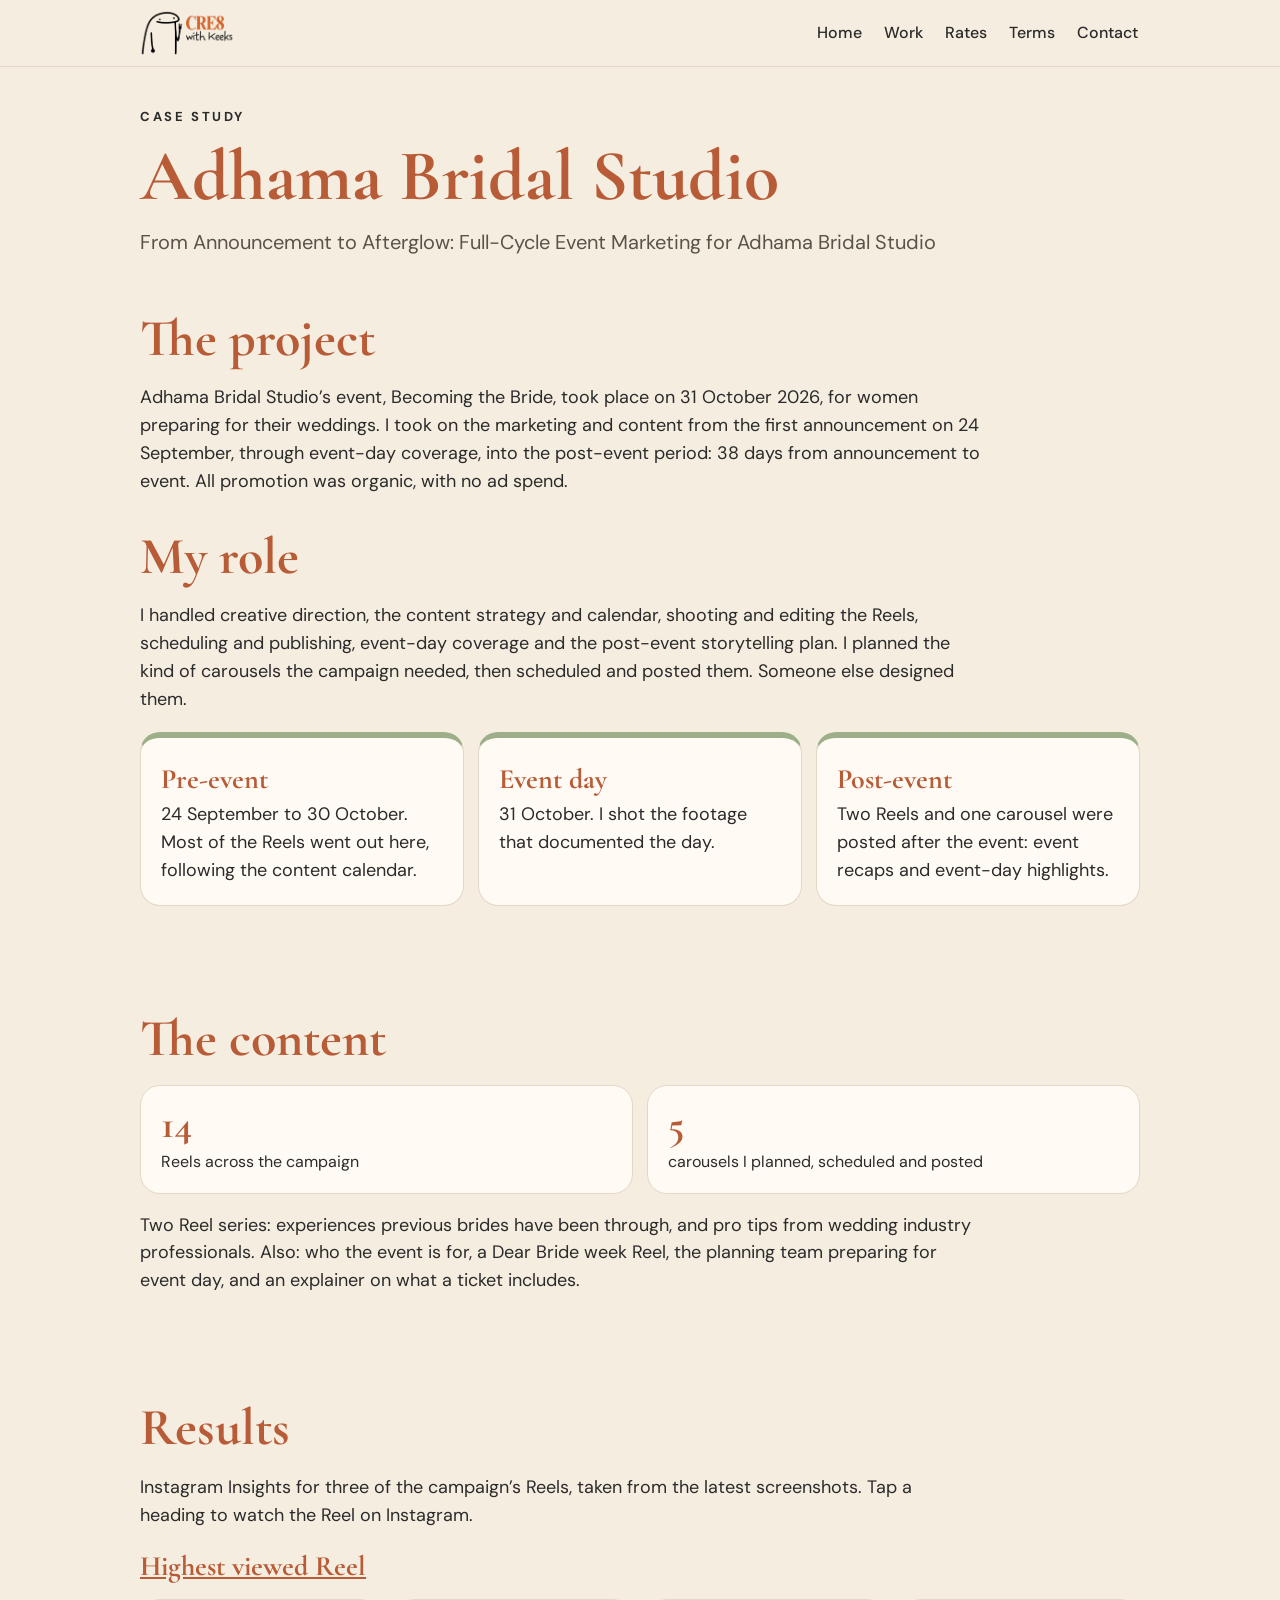
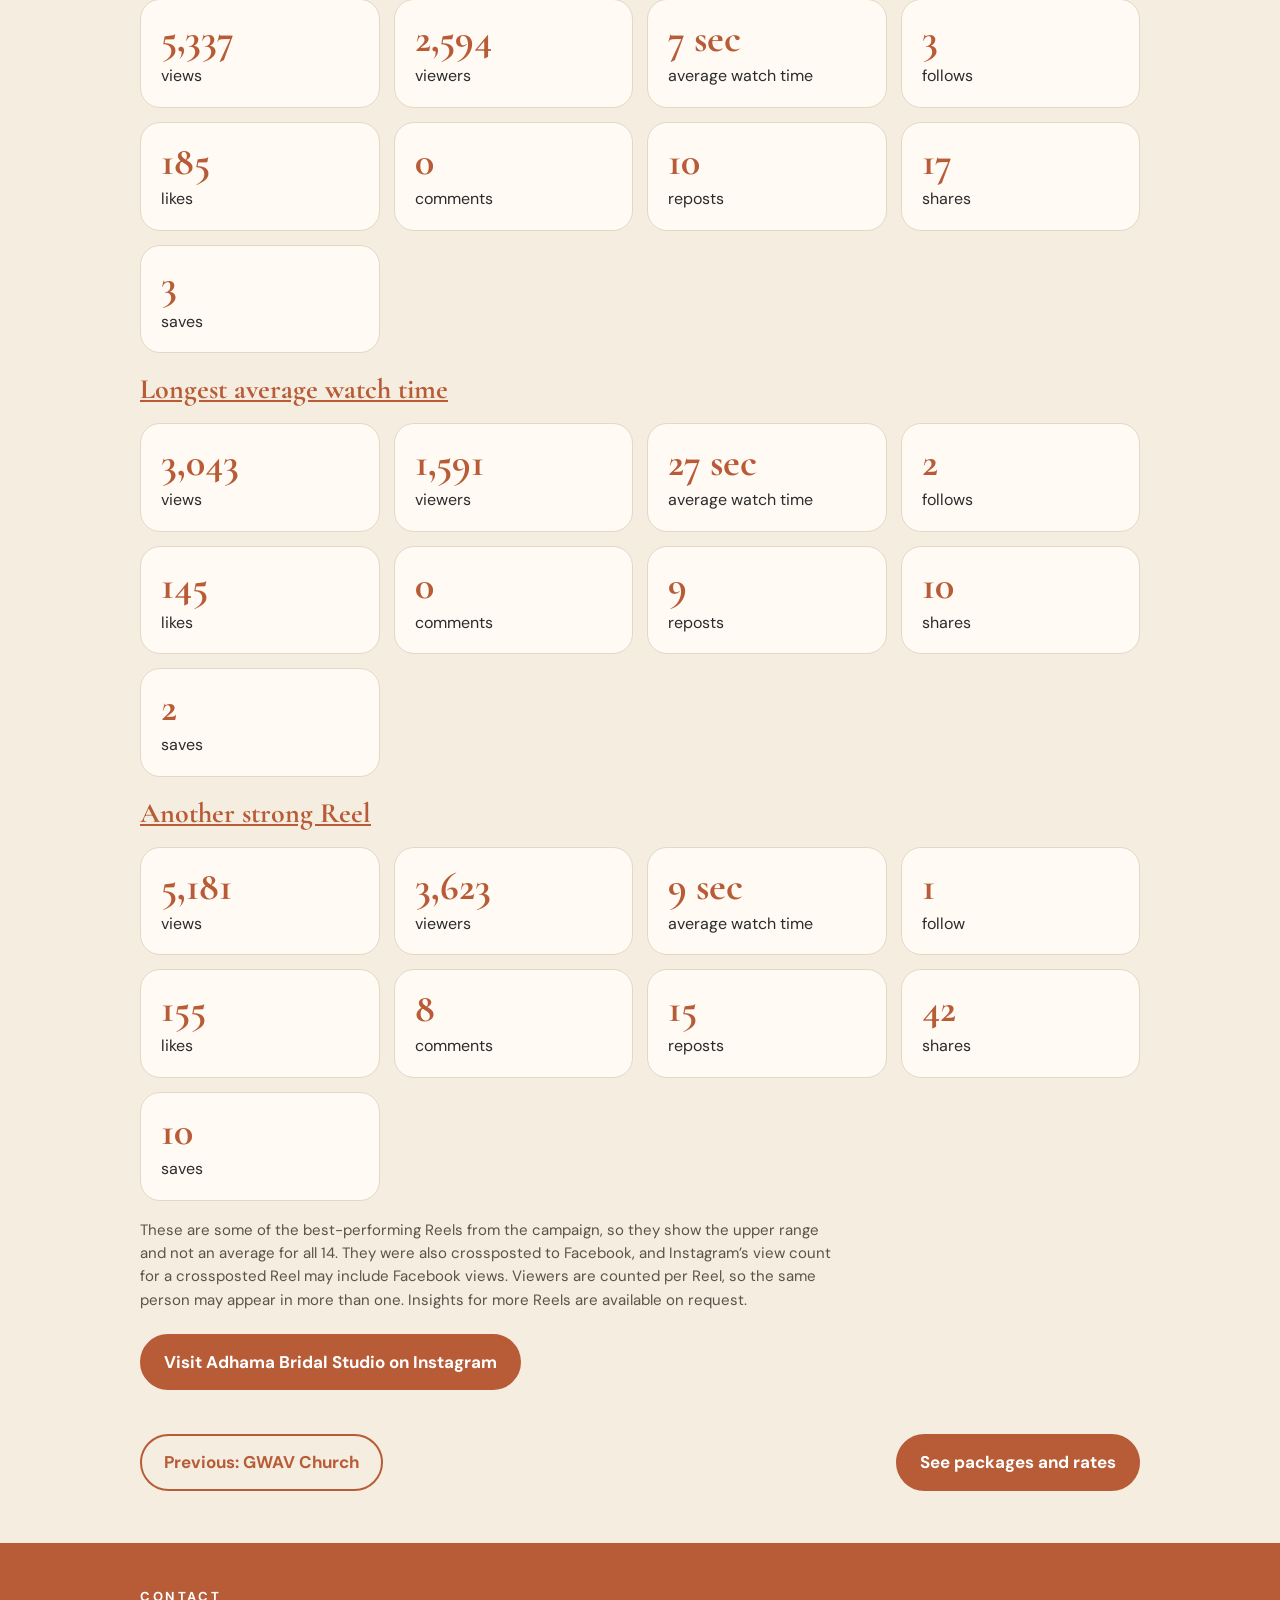
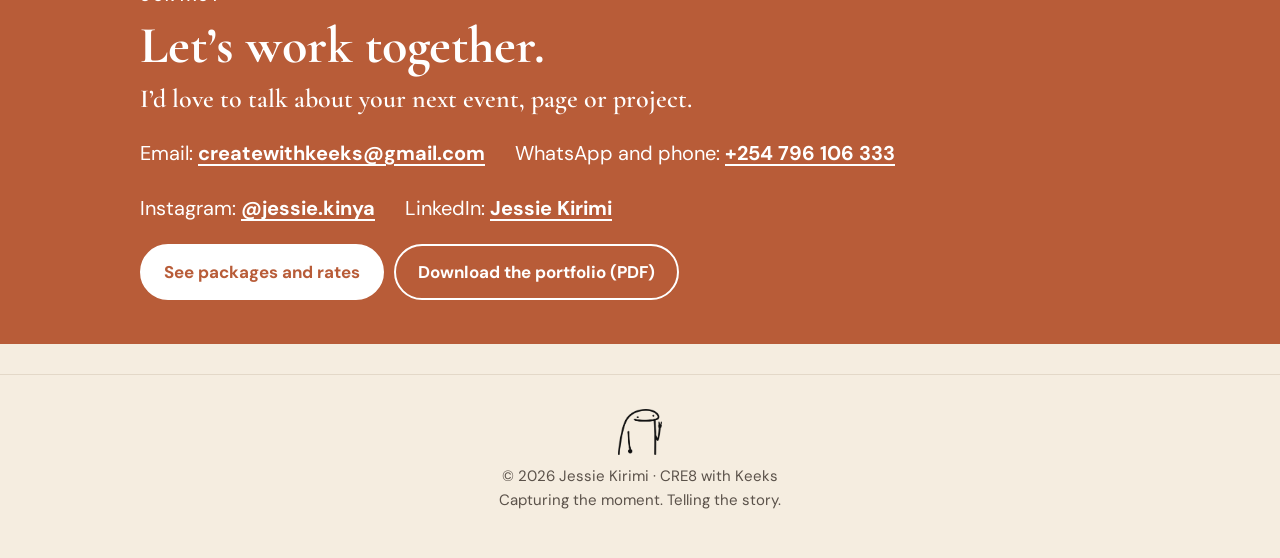
<file: adhama.html>
<!doctype html>
<html lang="en"><head><meta charset="utf-8">
<meta name="viewport" content="width=device-width, initial-scale=1, viewport-fit=cover">
<title>Adhama Bridal Studio case study | Jessie Kirimi</title>
<meta name="description" content="A 38-day organic Instagram campaign for the Becoming the Bride event, from announcement to event day.">
<meta property="og:title" content="Adhama Bridal Studio case study | Jessie Kirimi"><meta property="og:description" content="A 38-day organic Instagram campaign for the Becoming the Bride event, from announcement to event day.">
<link rel="icon" href="[data-uri]">
<link rel="preconnect" href="https://fonts.googleapis.com"><link rel="preconnect" href="https://fonts.gstatic.com" crossorigin>
<link href="https://fonts.googleapis.com/css2?family=Cormorant+Garamond:ital,wght@0,600;0,700;1,500&family=DM+Sans:wght@400;500;700&display=swap" rel="stylesheet">
<link rel="stylesheet" href="style.css">
</head><body><a class="skip" href="#main">Skip to content</a>
<nav class="nav" aria-label="Main"><div class="wrap"><a class="brand" href="index.html" aria-label="CRE8 with Keeks, home"><picture><source media="(prefers-color-scheme: dark)" srcset="[data-uri]"><img src="[data-uri]" alt="CRE8 with Keeks" width="95" height="46"></picture></a>
<ul><li><a class="l" href="index.html">Home</a></li><li><a class="l" href="index.html#work">Work</a></li><li><a class="l" href="rates.html">Rates</a></li><li><a class="l" href="terms.html">Terms</a></li><li><a class="l" href="index.html#contact">Contact</a></li></ul></div></nav>
<main id="main">
<div class="wrap page-head"><p class="eyebrow">Case study</p><h1 style="font-size:clamp(40px,7vw,72px)">Adhama Bridal Studio</h1><p class="sub">From Announcement to Afterglow: Full-Cycle Event Marketing for Adhama Bridal Studio</p></div>
<section class="cs"><div class="wrap">
<h2>The project</h2>
<p>Adhama Bridal Studio’s event, Becoming the Bride, took place on 31 October 2026, for women preparing for their weddings. I took on the marketing and content from the first announcement on 24 September, through event-day coverage, into the post-event period: 38 days from announcement to event. All promotion was organic, with no ad spend.</p>
<h2 style="margin-top:34px">My role</h2>
<p>I handled creative direction, the content strategy and calendar, shooting and editing the Reels, scheduling and publishing, event-day coverage and the post-event storytelling plan. I planned the kind of carousels the campaign needed, then scheduled and posted them. Someone else designed them.</p>
<div class="tl">
<div class="step"><b>Pre-event</b>24 September to 30 October. Most of the Reels went out here, following the content calendar.</div>
<div class="step"><b>Event day</b>31 October. I shot the footage that documented the day.</div>
<div class="step"><b>Post-event</b>Two Reels and one carousel were posted after the event: event recaps and event-day highlights.</div></div>
</div></section>
<section class="cs"><div class="wrap"><h2>The content</h2>
<div class="stats"><div class="stat"><b>14</b><span>Reels across the campaign</span></div><div class="stat"><b>5</b><span>carousels I planned, scheduled and posted</span></div></div>
<p>Two Reel series: experiences previous brides have been through, and pro tips from wedding industry professionals. Also: who the event is for, a Dear Bride week Reel, the planning team preparing for event day, and an explainer on what a ticket includes.</p></div></section>
<section class="cs"><div class="wrap"><h2>Results</h2>
<p>Instagram Insights for three of the campaign’s Reels, taken from the latest screenshots. Tap a heading to watch the Reel on Instagram.</p>
<h3 style="margin-top:22px"><a href="https://www.instagram.com/reel/DfKlAyet-_C/" target="_blank" rel="noopener">Highest viewed Reel</a></h3>
<div class="stats"><div class="stat"><b>5,337</b><span>views</span></div><div class="stat"><b>2,594</b><span>viewers</span></div><div class="stat"><b>7 sec</b><span>average watch time</span></div><div class="stat"><b>3</b><span>follows</span></div><div class="stat"><b>185</b><span>likes</span></div><div class="stat"><b>0</b><span>comments</span></div><div class="stat"><b>10</b><span>reposts</span></div><div class="stat"><b>17</b><span>shares</span></div><div class="stat"><b>3</b><span>saves</span></div></div>
<h3 style="margin-top:22px"><a href="https://www.instagram.com/reel/DewoEO-RiS5/" target="_blank" rel="noopener">Longest average watch time</a></h3>
<div class="stats"><div class="stat"><b>3,043</b><span>views</span></div><div class="stat"><b>1,591</b><span>viewers</span></div><div class="stat"><b>27 sec</b><span>average watch time</span></div><div class="stat"><b>2</b><span>follows</span></div><div class="stat"><b>145</b><span>likes</span></div><div class="stat"><b>0</b><span>comments</span></div><div class="stat"><b>9</b><span>reposts</span></div><div class="stat"><b>10</b><span>shares</span></div><div class="stat"><b>2</b><span>saves</span></div></div>
<h3 style="margin-top:22px"><a href="https://www.instagram.com/reel/Dd5lke_RXRv/" target="_blank" rel="noopener">Another strong Reel</a></h3>
<div class="stats"><div class="stat"><b>5,181</b><span>views</span></div><div class="stat"><b>3,623</b><span>viewers</span></div><div class="stat"><b>9 sec</b><span>average watch time</span></div><div class="stat"><b>1</b><span>follow</span></div><div class="stat"><b>155</b><span>likes</span></div><div class="stat"><b>8</b><span>comments</span></div><div class="stat"><b>15</b><span>reposts</span></div><div class="stat"><b>42</b><span>shares</span></div><div class="stat"><b>10</b><span>saves</span></div></div>
<p class="note">These are some of the best-performing Reels from the campaign, so they show the upper range and not an average for all 14. They were also crossposted to Facebook, and Instagram’s view count for a crossposted Reel may include Facebook views. Viewers are counted per Reel, so the same person may appear in more than one. Insights for more Reels are available on request.</p>
<p style="margin-top:22px"><a class="btn" href="https://www.instagram.com/adhama_ke/" target="_blank" rel="noopener">Visit Adhama Bridal Studio on Instagram</a></p>
<div class="pn"><a class="btn alt" href="gwav.html">Previous: GWAV Church</a><a class="btn" href="rates.html">See packages and rates</a></div></div></section>
<section class="band" id="contact"><div class="wrap">
<p class="eyebrow">Contact</p><h2>Let’s work together.</h2>
<p class="lead" style="color:inherit;font-size:26px;font-weight:600;margin-top:12px">I’d love to talk about your next event, page or project.</p>
<div class="contact"><span>Email: <a href="mailto:createwithkeeks@gmail.com">createwithkeeks@gmail.com</a></span>
<span>WhatsApp and phone: <a href="https://wa.me/254796106333">+254 796 106 333</a></span>
<span>Instagram: <a href="https://www.instagram.com/jessie.kinya/">@jessie.kinya</a></span>
<span>LinkedIn: <a href="https://www.linkedin.com/in/jessie-kirimi-a091b83a9">Jessie Kirimi</a></span></div>
<div class="btns" style="margin-top:14px"><a class="btn" href="rates.html">See packages and rates</a><a class="btn alt" href="Jessie_Kirimi_Portfolio.pdf" download>Download the portfolio (PDF)</a></div>
</div></section></main>
<footer><div class="wrap"><img class="inv" src="[data-uri]" alt="CRE8 with Keeks stick figure logo">
<div>&copy; 2026 Jessie Kirimi &middot; CRE8 with Keeks</div><div>Capturing the moment. Telling the story.</div></div></footer>
</body></html>
</file>
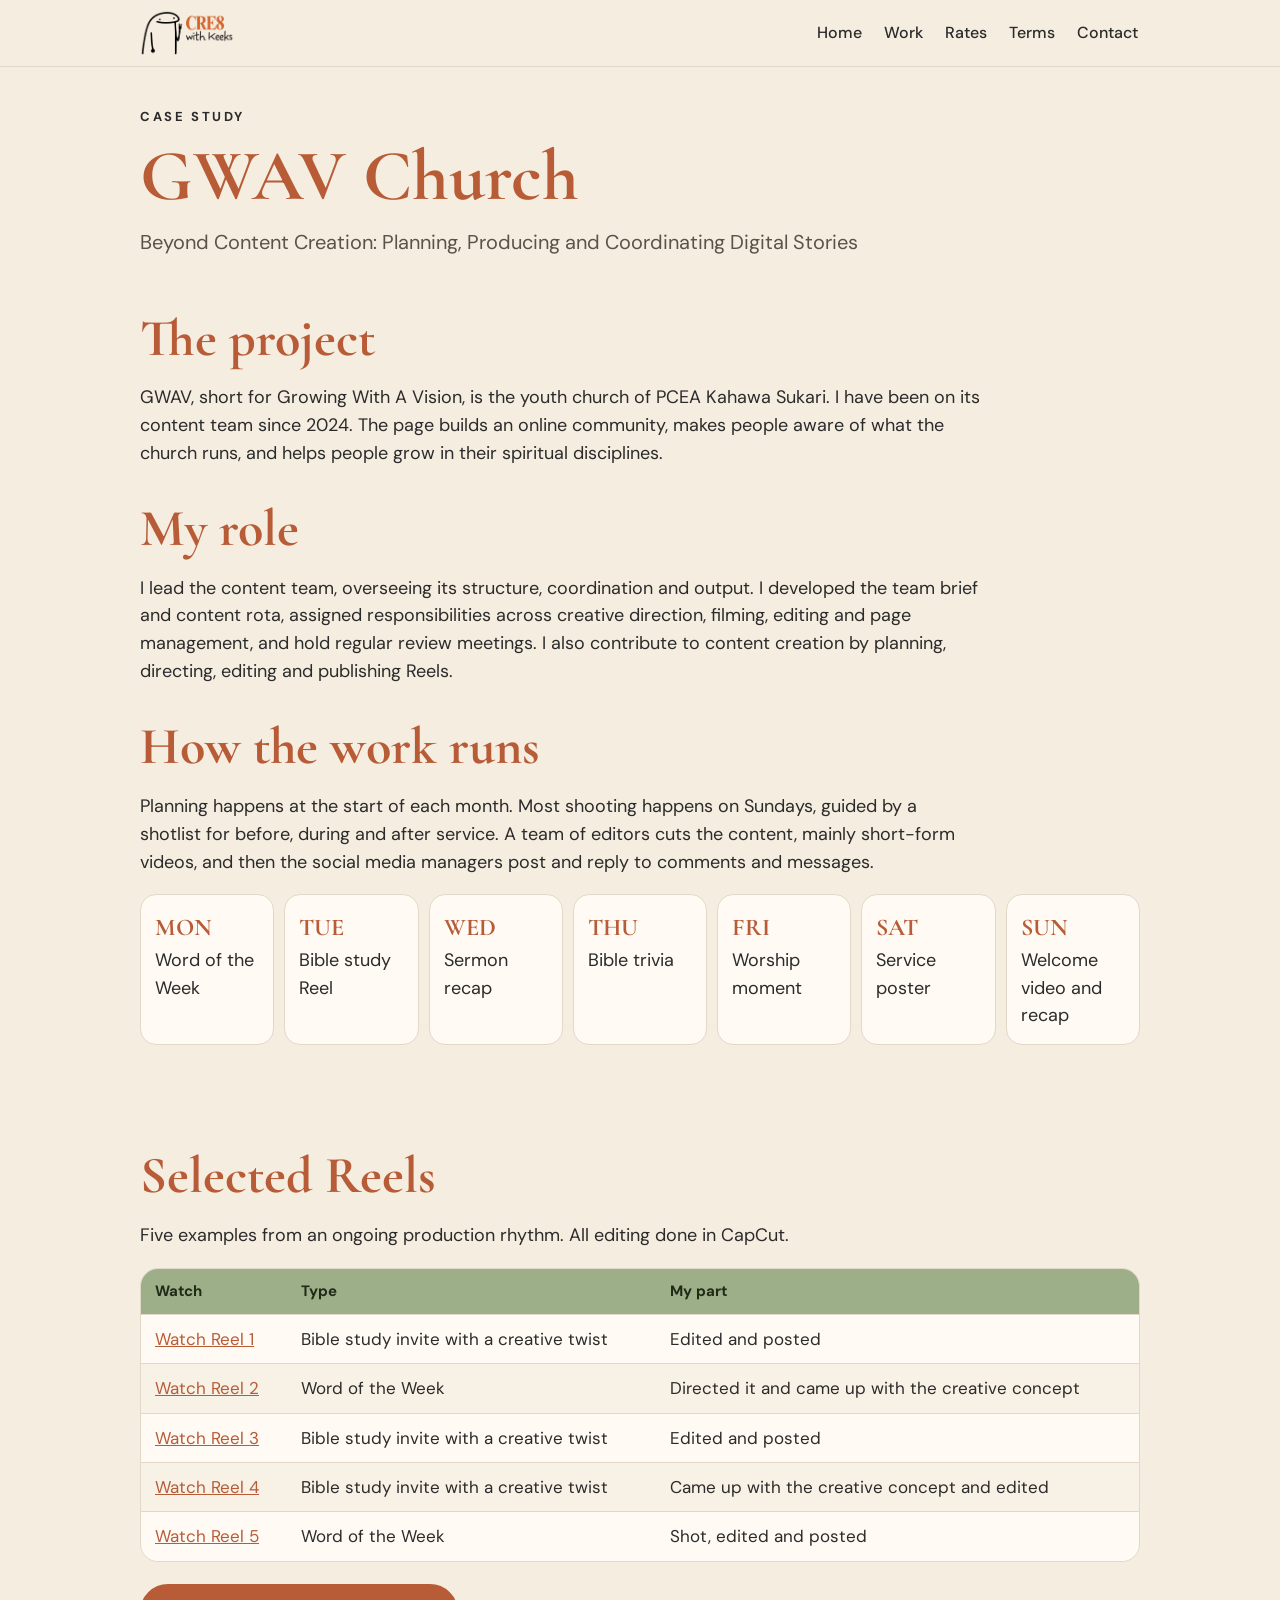
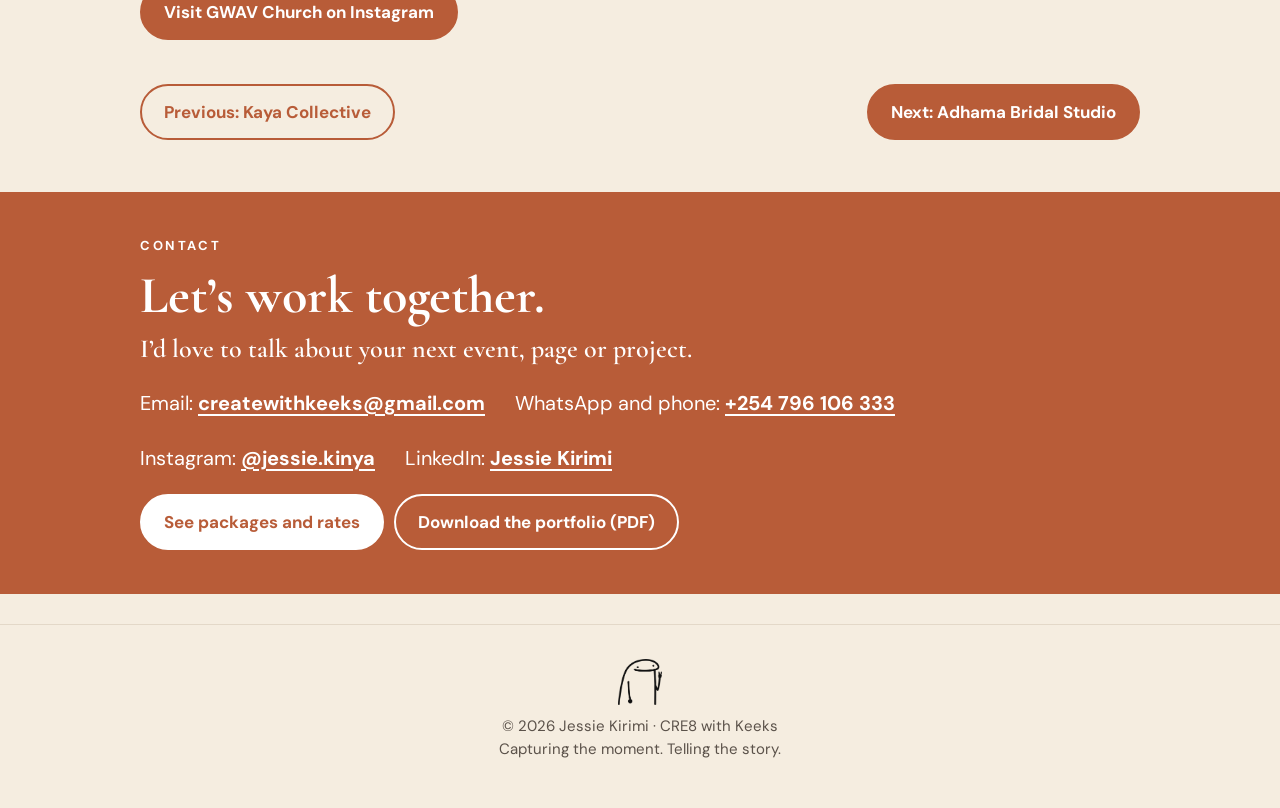
<file: gwav.html>
<!doctype html>
<html lang="en"><head><meta charset="utf-8">
<meta name="viewport" content="width=device-width, initial-scale=1, viewport-fit=cover">
<title>GWAV Church case study | Jessie Kirimi</title>
<meta name="description" content="How I lead and plan the content team for GWAV, the youth church of PCEA Kahawa Sukari, and the Reels I make.">
<meta property="og:title" content="GWAV Church case study | Jessie Kirimi"><meta property="og:description" content="How I lead and plan the content team for GWAV, the youth church of PCEA Kahawa Sukari, and the Reels I make.">
<link rel="icon" href="[data-uri]">
<link rel="preconnect" href="https://fonts.googleapis.com"><link rel="preconnect" href="https://fonts.gstatic.com" crossorigin>
<link href="https://fonts.googleapis.com/css2?family=Cormorant+Garamond:ital,wght@0,600;0,700;1,500&family=DM+Sans:wght@400;500;700&display=swap" rel="stylesheet">
<link rel="stylesheet" href="style.css">
</head><body><a class="skip" href="#main">Skip to content</a>
<nav class="nav" aria-label="Main"><div class="wrap"><a class="brand" href="index.html" aria-label="CRE8 with Keeks, home"><picture><source media="(prefers-color-scheme: dark)" srcset="[data-uri]"><img src="[data-uri]" alt="CRE8 with Keeks" width="95" height="46"></picture></a>
<ul><li><a class="l" href="index.html">Home</a></li><li><a class="l" href="index.html#work">Work</a></li><li><a class="l" href="rates.html">Rates</a></li><li><a class="l" href="terms.html">Terms</a></li><li><a class="l" href="index.html#contact">Contact</a></li></ul></div></nav>
<main id="main">
<div class="wrap page-head"><p class="eyebrow">Case study</p><h1 style="font-size:clamp(40px,7vw,72px)">GWAV Church</h1><p class="sub">Beyond Content Creation: Planning, Producing and Coordinating Digital Stories</p></div>
<section class="cs"><div class="wrap">
<h2>The project</h2>
<p>GWAV, short for Growing With A Vision, is the youth church of PCEA Kahawa Sukari. I have been on its content team since 2024. The page builds an online community, makes people aware of what the church runs, and helps people grow in their spiritual disciplines.</p>
<h2 style="margin-top:34px">My role</h2>
<p>I lead the content team, overseeing its structure, coordination and output. I developed the team brief and content rota, assigned responsibilities across creative direction, filming, editing and page management, and hold regular review meetings. I also contribute to content creation by planning, directing, editing and publishing Reels.</p>
<h2 style="margin-top:34px">How the work runs</h2>
<p>Planning happens at the start of each month. Most shooting happens on Sundays, guided by a shotlist for before, during and after service. A team of editors cuts the content, mainly short-form videos, and then the social media managers post and reply to comments and messages.</p>
<div class="week" aria-label="Weekly content rhythm"><div><b>MON</b>Word of the Week</div><div><b>TUE</b>Bible study Reel</div><div><b>WED</b>Sermon recap</div><div><b>THU</b>Bible trivia</div><div><b>FRI</b>Worship moment</div><div><b>SAT</b>Service poster</div><div><b>SUN</b>Welcome video and recap</div></div>
</div></section>
<section class="cs"><div class="wrap"><h2>Selected Reels</h2>
<p>Five examples from an ongoing production rhythm. All editing done in CapCut.</p>
<div class="tablewrap"><table><thead><tr><th>Watch</th><th>Type</th><th>My part</th></tr></thead><tbody><tr><td><a href="https://www.instagram.com/reel/DbVdvNSNf-_/" target="_blank" rel="noopener">Watch Reel 1</a></td><td>Bible study invite with a creative twist</td><td>Edited and posted</td></tr><tr><td><a href="https://www.instagram.com/reel/DZnJQC1h7s-/" target="_blank" rel="noopener">Watch Reel 2</a></td><td>Word of the Week</td><td>Directed it and came up with the creative concept</td></tr><tr><td><a href="https://www.instagram.com/reel/DYzfsKPNebb/" target="_blank" rel="noopener">Watch Reel 3</a></td><td>Bible study invite with a creative twist</td><td>Edited and posted</td></tr><tr><td><a href="https://www.instagram.com/reel/DYhUWYFs3PM/" target="_blank" rel="noopener">Watch Reel 4</a></td><td>Bible study invite with a creative twist</td><td>Came up with the creative concept and edited</td></tr><tr><td><a href="https://www.instagram.com/reel/DYjBEIKseoD/" target="_blank" rel="noopener">Watch Reel 5</a></td><td>Word of the Week</td><td>Shot, edited and posted</td></tr></tbody></table></div>
<p style="margin-top:22px"><a class="btn" href="https://www.instagram.com/gwav_church/" target="_blank" rel="noopener">Visit GWAV Church on Instagram</a></p>
<div class="pn"><a class="btn alt" href="kaya.html">Previous: Kaya Collective</a><a class="btn" href="adhama.html">Next: Adhama Bridal Studio</a></div></div></section>
<section class="band" id="contact"><div class="wrap">
<p class="eyebrow">Contact</p><h2>Let’s work together.</h2>
<p class="lead" style="color:inherit;font-size:26px;font-weight:600;margin-top:12px">I’d love to talk about your next event, page or project.</p>
<div class="contact"><span>Email: <a href="mailto:createwithkeeks@gmail.com">createwithkeeks@gmail.com</a></span>
<span>WhatsApp and phone: <a href="https://wa.me/254796106333">+254 796 106 333</a></span>
<span>Instagram: <a href="https://www.instagram.com/jessie.kinya/">@jessie.kinya</a></span>
<span>LinkedIn: <a href="https://www.linkedin.com/in/jessie-kirimi-a091b83a9">Jessie Kirimi</a></span></div>
<div class="btns" style="margin-top:14px"><a class="btn" href="rates.html">See packages and rates</a><a class="btn alt" href="Jessie_Kirimi_Portfolio.pdf" download>Download the portfolio (PDF)</a></div>
</div></section></main>
<footer><div class="wrap"><img class="inv" src="[data-uri]" alt="CRE8 with Keeks stick figure logo">
<div>&copy; 2026 Jessie Kirimi &middot; CRE8 with Keeks</div><div>Capturing the moment. Telling the story.</div></div></footer>
</body></html>
</file>
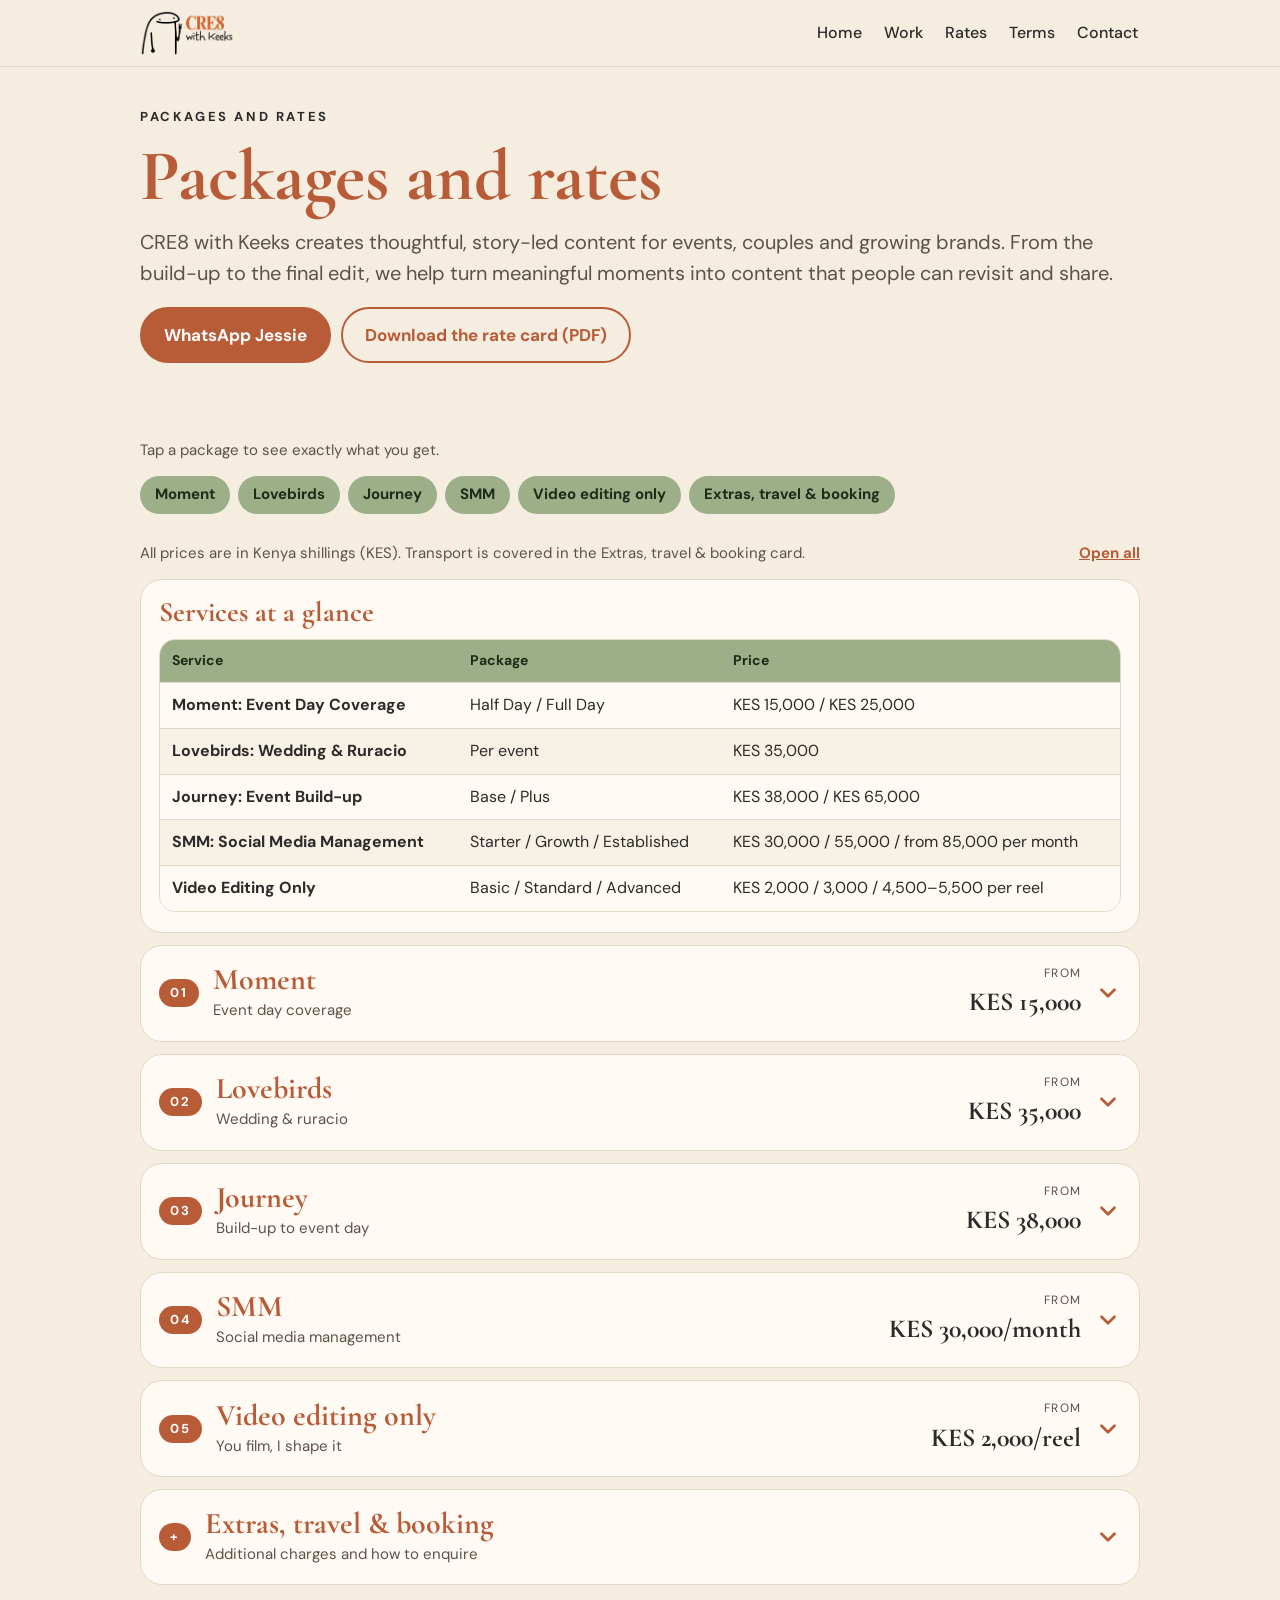
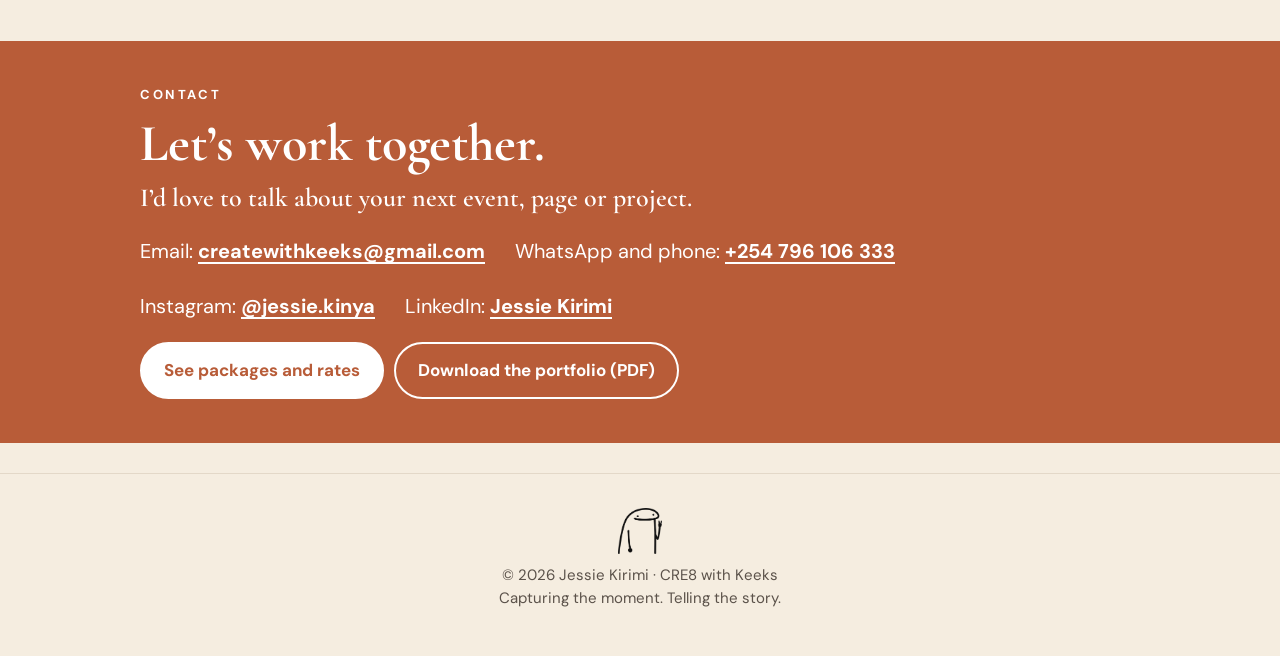
<file: rates.html>
<!doctype html>
<html lang="en"><head><meta charset="utf-8">
<meta name="viewport" content="width=device-width, initial-scale=1, viewport-fit=cover">
<title>Packages and rates | CRE8 with Keeks</title>
<meta name="description" content="Packages and rates for event day coverage, weddings and ruracios, event build-up, social media management and video editing.">
<meta property="og:title" content="Packages and rates | CRE8 with Keeks"><meta property="og:description" content="Packages and rates for event day coverage, weddings and ruracios, event build-up, social media management and video editing.">
<link rel="icon" href="[data-uri]">
<link rel="preconnect" href="https://fonts.googleapis.com"><link rel="preconnect" href="https://fonts.gstatic.com" crossorigin>
<link href="https://fonts.googleapis.com/css2?family=Cormorant+Garamond:ital,wght@0,600;0,700;1,500&family=DM+Sans:wght@400;500;700&display=swap" rel="stylesheet">
<link rel="stylesheet" href="style.css">
</head><body><a class="skip" href="#main">Skip to content</a>
<nav class="nav" aria-label="Main"><div class="wrap"><a class="brand" href="index.html" aria-label="CRE8 with Keeks, home"><picture><source media="(prefers-color-scheme: dark)" srcset="[data-uri]"><img src="[data-uri]" alt="CRE8 with Keeks" width="95" height="46"></picture></a>
<ul><li><a class="l" href="index.html">Home</a></li><li><a class="l" href="index.html#work">Work</a></li><li><a class="l" href="rates.html">Rates</a></li><li><a class="l" href="terms.html">Terms</a></li><li><a class="l" href="index.html#contact">Contact</a></li></ul></div></nav>
<main id="main">
<div class="wrap page-head"><p class="eyebrow">Packages and rates</p><h1 style="font-size:clamp(40px,7vw,72px)">Packages and rates</h1>
<p class="sub">CRE8 with Keeks creates thoughtful, story-led content for events, couples and growing brands. From the build-up to the final edit, we help turn meaningful moments into content that people can revisit and share.</p>
<div class="btns" style="margin-top:18px"><a class="btn" href="https://wa.me/254796106333">WhatsApp Jessie</a><a class="btn alt" href="CRE8_Rate_Card.pdf" download>Download the rate card (PDF)</a></div></div>
<section><div class="wrap">
<p class="rhint">Tap a package to see exactly what you get.</p>
<div class="chips" id="rchips"></div>
<div class="rtools"><span class="rnote">All prices are in Kenya shillings (KES). Transport is covered in the Extras, travel &amp; booking card.</span><button class="link" id="toggleAll" type="button">Open all</button></div>
<div id="glance"></div>
<div id="rlist"></div>
</div></section>
<script type="application/json" id="rdata">[{"id": "moment", "n": "01", "name": "Moment", "sub": "Event day coverage", "from": "KES 15,000", "body": [{"t": "p", "text": "For concerts, graduations, conferences, product launches, church events and other occasions.", "cls": ""}, {"t": "table", "head": ["Included", "Half Day", "Full Day"], "rows": [["Price", "KES 15,000", "KES 25,000"], ["Coverage", "Up to 3 hours", "Up to 6 hours"], ["Recap Reel (up to 90 sec)", "1", "1"], ["Focus Reels (up to 30 sec)", "1", "2"], ["Raw footage", "Included; within 48 hours", "Included; within 48 hours"], ["Final delivery", "Within 5 days", "Within 7 days"]], "mode": "cols"}, {"t": "p", "text": "The Recap Reel tells the overall story of the event. A Focus Reel highlights a selected moment, such as a performance, speaker, product reveal or crowd response.", "cls": ""}]}, {"id": "lovebirds", "n": "02", "name": "Lovebirds", "sub": "Wedding & ruracio", "from": "KES 35,000", "body": [{"t": "big", "text": "KES 35,000", "small": " per event"}, {"t": "p", "text": "Up to 8 hours of coverage.", "cls": ""}, {"t": "list", "items": ["Pre-event briefing and shot list.", "1 Highlight Reel, up to 90 seconds.", "3 Choice Reels, up to 30 seconds each.", "Curated folder of selected clips, organised by moment, within 48 hours.", "Raw footage delivered within 48 hours.", "Final edited reels delivered within 2–3 weeks."]}, {"t": "offer", "text": "10% off when booking both the wedding and ruracio."}, {"t": "p", "text": "Choice Reel themes may include The Guests, The Two of You, Trend & Transition, The Family, The Details and Behind the Scenes.", "cls": ""}]}, {"id": "journey", "n": "03", "name": "Journey", "sub": "Build-up to event day", "from": "KES 38,000", "body": [{"t": "p", "text": "For events that need pre-event build-up, event-day coverage and follow-up content. Each build-up shoot is up to 2 hours.", "cls": ""}, {"t": "table", "head": ["Included", "Journey Base", "Journey Plus"], "rows": [["Price", "KES 38,000", "KES 65,000"], ["Planning period", "6 weeks before to 3 days after", "6 weeks before to 14 days after"], ["Build-up shoots", "Up to 3", "Up to 3"], ["Teaser reels", "3", "3"], ["Event-day coverage", "Half day (up to 3 hours)", "Full day (up to 6 hours)"], ["Event-day reels", "2", "3"], ["After-event reels", "None", "4"], ["Total reels", "5", "10"], ["Briefings", "3", "4"], ["Post-event plan", "Not included", "Included"], ["Raw footage", "Included; within 48 hours", "Included; within 48 hours"]], "mode": "cols"}, {"t": "h", "text": "Journey add-ons"}, {"t": "list", "items": ["Additional reel: KES 3,500.", "New product, song or event release within 7 days: KES 3,500 per reel.", "Posting and scheduling: KES 2,500 per week.", "Posting, scheduling and replies to order-related questions: KES 4,000 per week.", "Longer build-up campaigns quoted separately."]}]}, {"id": "smm", "n": "04", "name": "SMM", "sub": "Social media management", "from": "KES 30,000/month", "body": [{"t": "p", "text": "A monthly content partnership for brands that need consistent, purposeful social media activity.", "cls": ""}, {"t": "table", "head": ["Included", "Starter", "Growth", "Established"], "rows": [["Monthly fee", "KES 30,000", "KES 55,000", "From KES 85,000"], ["Platforms", "Instagram + Facebook", "Instagram + Facebook + TikTok", "Instagram + TikTok"], ["Monthly posts", "8", "16", "24+"], ["Minimum reels", "4", "8", "12+"], ["Stories", "3 frames/week", "5 frames/week", "Daily, Monday–Sunday"], ["Content days", "1/month", "2/month", "3+/month"], ["Length of each content day", "Up to 4 hours", "Up to 4 hours", "Up to 4 hours"], ["Calls", "1/month", "2/month", "Weekly"], ["Comments and order enquiries", "Within 48h on weekdays", "Within 24h on weekdays", "Within 24h, including a weekend check"]], "mode": "cols"}, {"t": "p", "text": "A Story allowance counts individual Story frames, not posting days. Five separate frames posted on one day count as five frames for that week. Stories are additional to the monthly post and reel deliverables.", "cls": ""}, {"t": "p", "text": "Content formats may include Reels, simple photos, template-based graphic designs and simple text carousels. More involved design work may be outsourced and quoted separately with client approval. Instagram content may be shared to Facebook where appropriate.", "cls": ""}, {"t": "p", "text": "The service includes comment management and responses to order-related enquiries. Complaints and enquiries requiring a business decision are referred to the client. Meta Business Suite and TikTok business tools may be used; account passwords are not required.", "cls": ""}, {"t": "p", "text": "SMM requires a minimum three-month commitment. The monthly fee is payable in full before each service month. After the initial three months, either party may end the arrangement with 30 days’ written notice. If client approvals are delayed, affected content moves to the next available posting slot.", "cls": ""}]}, {"id": "editing", "n": "05", "name": "Video editing only", "sub": "You film, I shape it", "from": "KES 2,000/reel", "body": [{"t": "p", "text": "For clients who already have footage and need it shaped into engaging short-form content.", "cls": ""}, {"t": "table", "head": ["Edit type", "Includes", "Price per reel"], "rows": [["Basic", "Cutting and arranging clips, music and simple transitions.", "KES 2,000"], ["Standard", "Storytelling, pacing, music, text overlays, captions and sound syncing.", "KES 3,000"], ["Advanced", "Detailed storytelling, dynamic captions, creative transitions and sound effects.", "KES 4,500–5,500"]], "mode": "rows"}, {"t": "h", "text": "Bulk editing"}, {"t": "table", "head": ["Package", "Included edits", "Price"], "rows": [["Edit 4", "4 Standard reels", "KES 11,000"], ["Edit 8", "8 Standard reels", "KES 20,000"], ["Edit 12", "11 Standard reels + 1 Advanced reel", "KES 30,000"]], "mode": "rows"}, {"t": "p", "text": "Additional Advanced reels are quoted separately. Bulk packages include two rounds of revisions per reel. Editing-only clients supply footage, logos, brand assets and a clear brief. Extensive footage sorting may be quoted separately.", "cls": ""}]}, {"id": "extras", "n": "+", "name": "Extras, travel & booking", "sub": "Additional charges and how to enquire", "from": null, "body": [{"t": "h", "text": "Additional services and charges"}, {"t": "table", "head": ["Item", "Rate"], "rows": [["Additional reel for filming packages", "KES 3,500"], ["Overtime beyond agreed coverage", "KES 2,500 per hour"], ["48-hour rush delivery", "30% surcharge"], ["Editing rush delivery within 24–48 hours", "30% surcharge"], ["Additional revision round", "KES 500"], ["Reel cover", "KES 500"], ["Additional version of an existing edit", "KES 1,000"]], "mode": null}, {"t": "h", "text": "Travel and logistics"}, {"t": "p", "text": "Transport is not included in any package price. It is quoted separately for every booking, based on location, distance and travel requirements, and agreed before booking is confirmed.", "cls": ""}, {"t": "h", "text": "Booking"}, {"t": "p", "text": "To enquire, share the service you are interested in, your preferred date, location and a short description of the event or project. A booking is confirmed once the package, scope, payment arrangements and date have been agreed in writing. The detailed Policies and Terms & Conditions and a service agreement will be shared before the booking is finalised.", "cls": ""}, {"t": "p", "text": "Please note: This rate card summarises services and prices. Final deliverables, timelines, payment terms and applicable policies will be recorded in the booking agreement.", "cls": "note"}]}]</script>
<script type="application/json" id="gdata">{"head": ["Service", "Package", "Price"], "rows": [["Moment: Event Day Coverage", "Half Day / Full Day", "KES 15,000 / KES 25,000"], ["Lovebirds: Wedding & Ruracio", "Per event", "KES 35,000"], ["Journey: Event Build-up", "Base / Plus", "KES 38,000 / KES 65,000"], ["SMM: Social Media Management", "Starter / Growth / Established", "KES 30,000 / 55,000 / from 85,000 per month"], ["Video Editing Only", "Basic / Standard / Advanced", "KES 2,000 / 3,000 / 4,500–5,500 per reel"]]}</script>
<script>
const esc = s => String(s).replace(/[&<>]/g, c => ({'&':'&amp;','<':'&lt;','>':'&gt;'}[c]));
const plain = b => `<div class="rtablewrap"><table><thead><tr>${b.head.map(h=>`<th>${esc(h)}</th>`).join('')}</tr></thead><tbody>${b.rows.map(r=>`<tr>${r.map(c=>`<td>${esc(c)}</td>`).join('')}</tr>`).join('')}</tbody></table></div>`;
function tbl(b){
  if(!b.mode) return plain(b);
  let cards='';
  if(b.mode==='cols') cards = b.head.slice(1).map((t,i)=>`<div class="tier"><h5>${esc(t)}</h5><dl>${b.rows.map(r=>`<div><dt>${esc(r[0])}</dt><dd>${esc(r[i+1])}</dd></div>`).join('')}</dl></div>`).join('');
  else cards = b.rows.map(r=>`<div class="tier"><h5>${esc(r[0])}</h5><dl>${b.head.slice(1).map((h,i)=>`<div><dt>${esc(h)}</dt><dd>${esc(r[i+1])}</dd></div>`).join('')}</dl></div>`).join('');
  return `<div class="wide">${plain(b)}</div><div class="tiers">${cards}</div>`;
}
function block(b){
  switch(b.t){
    case 'h': return `<h4>${esc(b.text)}</h4>`;
    case 'p': return `<p class="${b.cls||''}">${esc(b.text)}</p>`;
    case 'list': return `<ul>${b.items.map(i=>`<li>${esc(i)}</li>`).join('')}</ul>`;
    case 'offer': return `<div class="roffer">${esc(b.text)}</div>`;
    case 'big': return `<p class="rbig">${esc(b.text)}<small>${esc(b.small)}</small></p>`;
    case 'table': return tbl(b);
  } return '';
}
const PK = JSON.parse(document.getElementById('rdata').textContent);
const G = JSON.parse(document.getElementById('gdata').textContent);
document.getElementById('glance').innerHTML = `<div class="card" style="padding:18px 18px 8px"><h3 style="margin-bottom:4px">Services at a glance</h3>${tbl({...G, mode:'rows'})}</div>`;
const list = document.getElementById('rlist'), chips = document.getElementById('rchips');
const chev = '<svg class="chev" viewBox="0 0 24 24" fill="none" stroke="currentColor" stroke-width="2.5" stroke-linecap="round" stroke-linejoin="round" aria-hidden="true"><path d="M6 9l6 6 6-6"/></svg>';
function setOpen(el, open){ el.dataset.open = open ? 'true':'false'; el.querySelector('.head').setAttribute('aria-expanded', open?'true':'false'); sync(); }
PK.forEach(p => {
  const el = document.createElement('section'); el.className='item'; el.id=p.id; el.dataset.open='false'; el.style.padding='0';
  el.innerHTML = `<button class="head" type="button" aria-expanded="false" aria-controls="${p.id}-panel"><span class="rn">${esc(p.n)}</span><span class="rt"><b>${esc(p.name)}</b><span>${esc(p.sub)}</span></span>${p.from?`<span class="rp"><small>from</small><strong>${esc(p.from)}</strong></span>`:''}${chev}</button><div class="panel" id="${p.id}-panel" role="region" aria-label="${esc(p.name)} details"><div><div class="rbody">${p.body.map(block).join('')}</div></div></div>`;
  list.appendChild(el);
  el.querySelector('.head').addEventListener('click', () => setOpen(el, el.dataset.open!=='true'));
  const c = document.createElement('button'); c.type='button'; c.className='chip'; c.textContent=p.name;
  c.addEventListener('click', () => { setOpen(el,true); el.scrollIntoView({behavior:'smooth', block:'start'}); }); chips.appendChild(c);
});
const tg = document.getElementById('toggleAll');
function sync(){ tg.textContent = [...list.children].every(i=>i.dataset.open==='true') ? 'Close all':'Open all'; }
tg.addEventListener('click', () => { const o = tg.textContent==='Open all'; [...list.children].forEach(i=>setOpen(i,o)); });
if (location.hash) { const t = document.getElementById(location.hash.slice(1)); if (t && t.classList.contains('item')) setOpen(t,true); }
</script>
<section class="band" id="contact"><div class="wrap">
<p class="eyebrow">Contact</p><h2>Let’s work together.</h2>
<p class="lead" style="color:inherit;font-size:26px;font-weight:600;margin-top:12px">I’d love to talk about your next event, page or project.</p>
<div class="contact"><span>Email: <a href="mailto:createwithkeeks@gmail.com">createwithkeeks@gmail.com</a></span>
<span>WhatsApp and phone: <a href="https://wa.me/254796106333">+254 796 106 333</a></span>
<span>Instagram: <a href="https://www.instagram.com/jessie.kinya/">@jessie.kinya</a></span>
<span>LinkedIn: <a href="https://www.linkedin.com/in/jessie-kirimi-a091b83a9">Jessie Kirimi</a></span></div>
<div class="btns" style="margin-top:14px"><a class="btn" href="rates.html">See packages and rates</a><a class="btn alt" href="Jessie_Kirimi_Portfolio.pdf" download>Download the portfolio (PDF)</a></div>
</div></section></main>
<footer><div class="wrap"><img class="inv" src="[data-uri]" alt="CRE8 with Keeks stick figure logo">
<div>&copy; 2026 Jessie Kirimi &middot; CRE8 with Keeks</div><div>Capturing the moment. Telling the story.</div></div></footer>
</body></html>
</file>
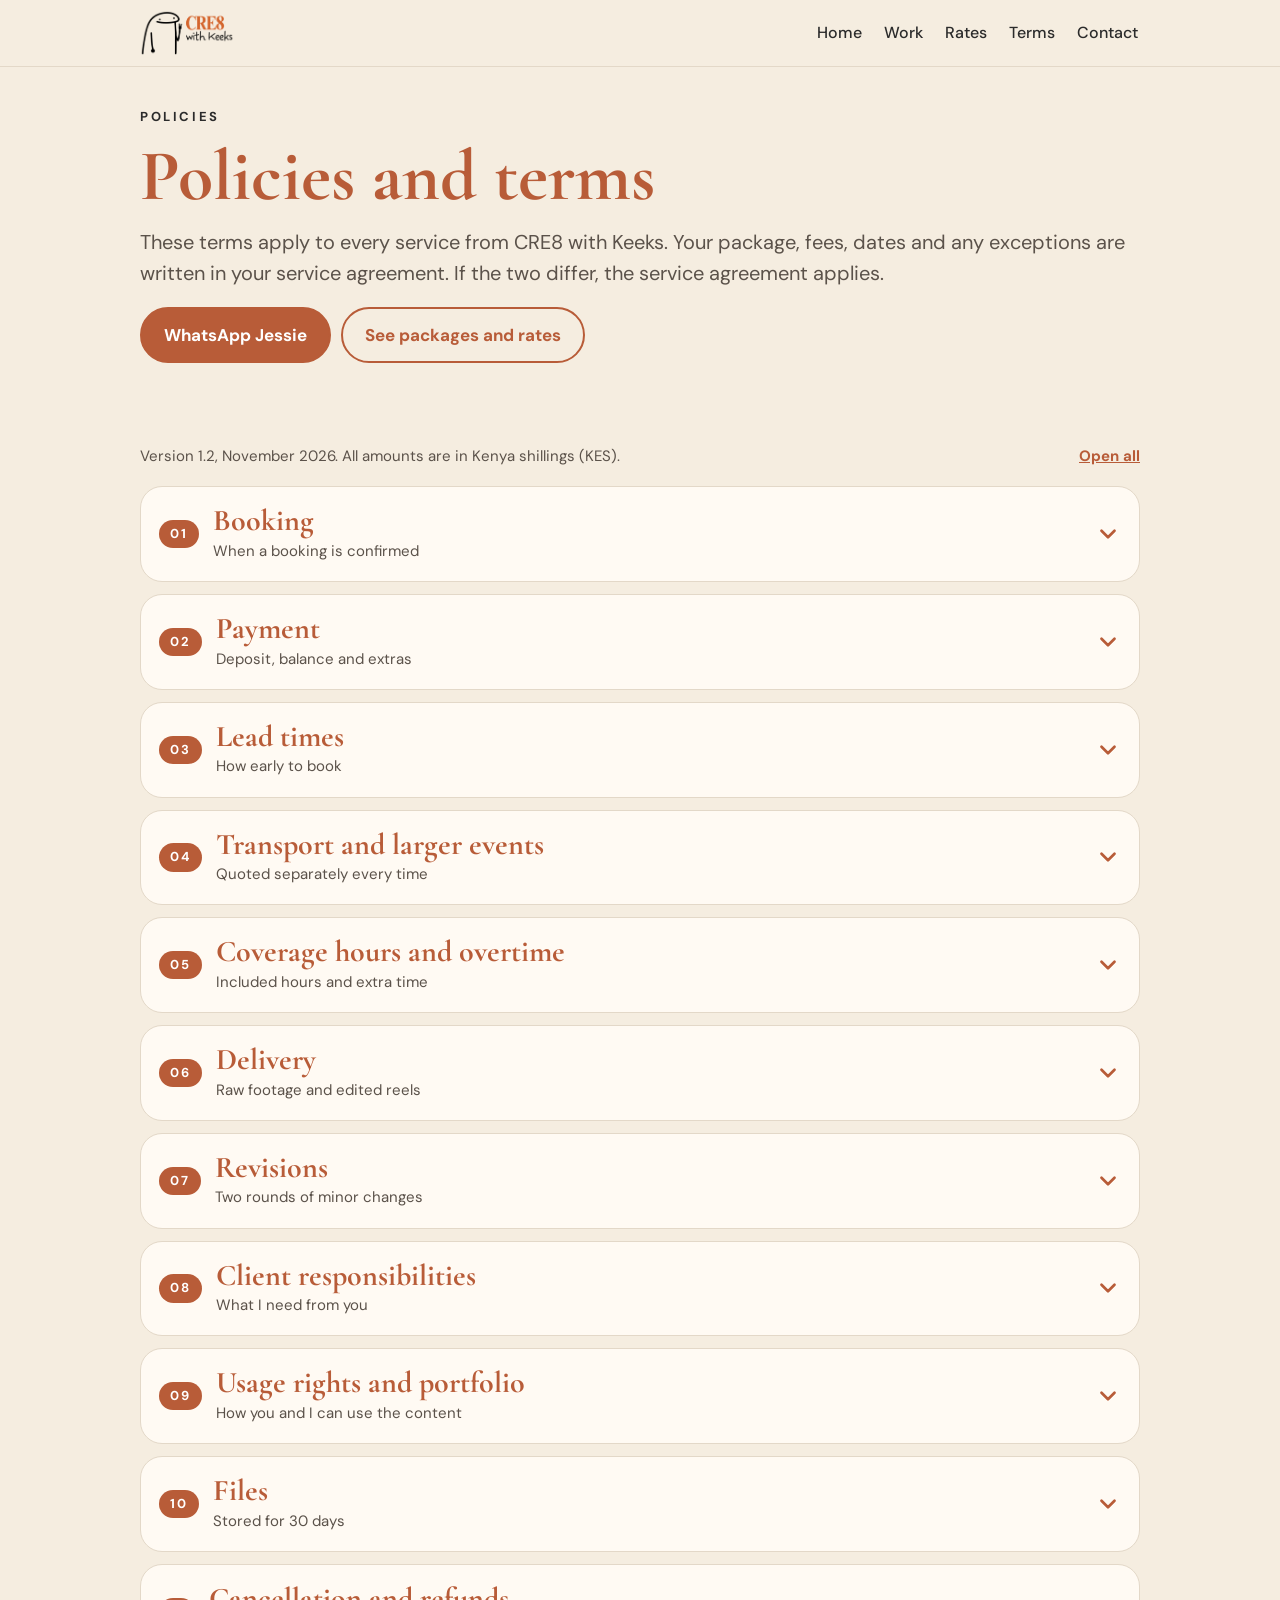
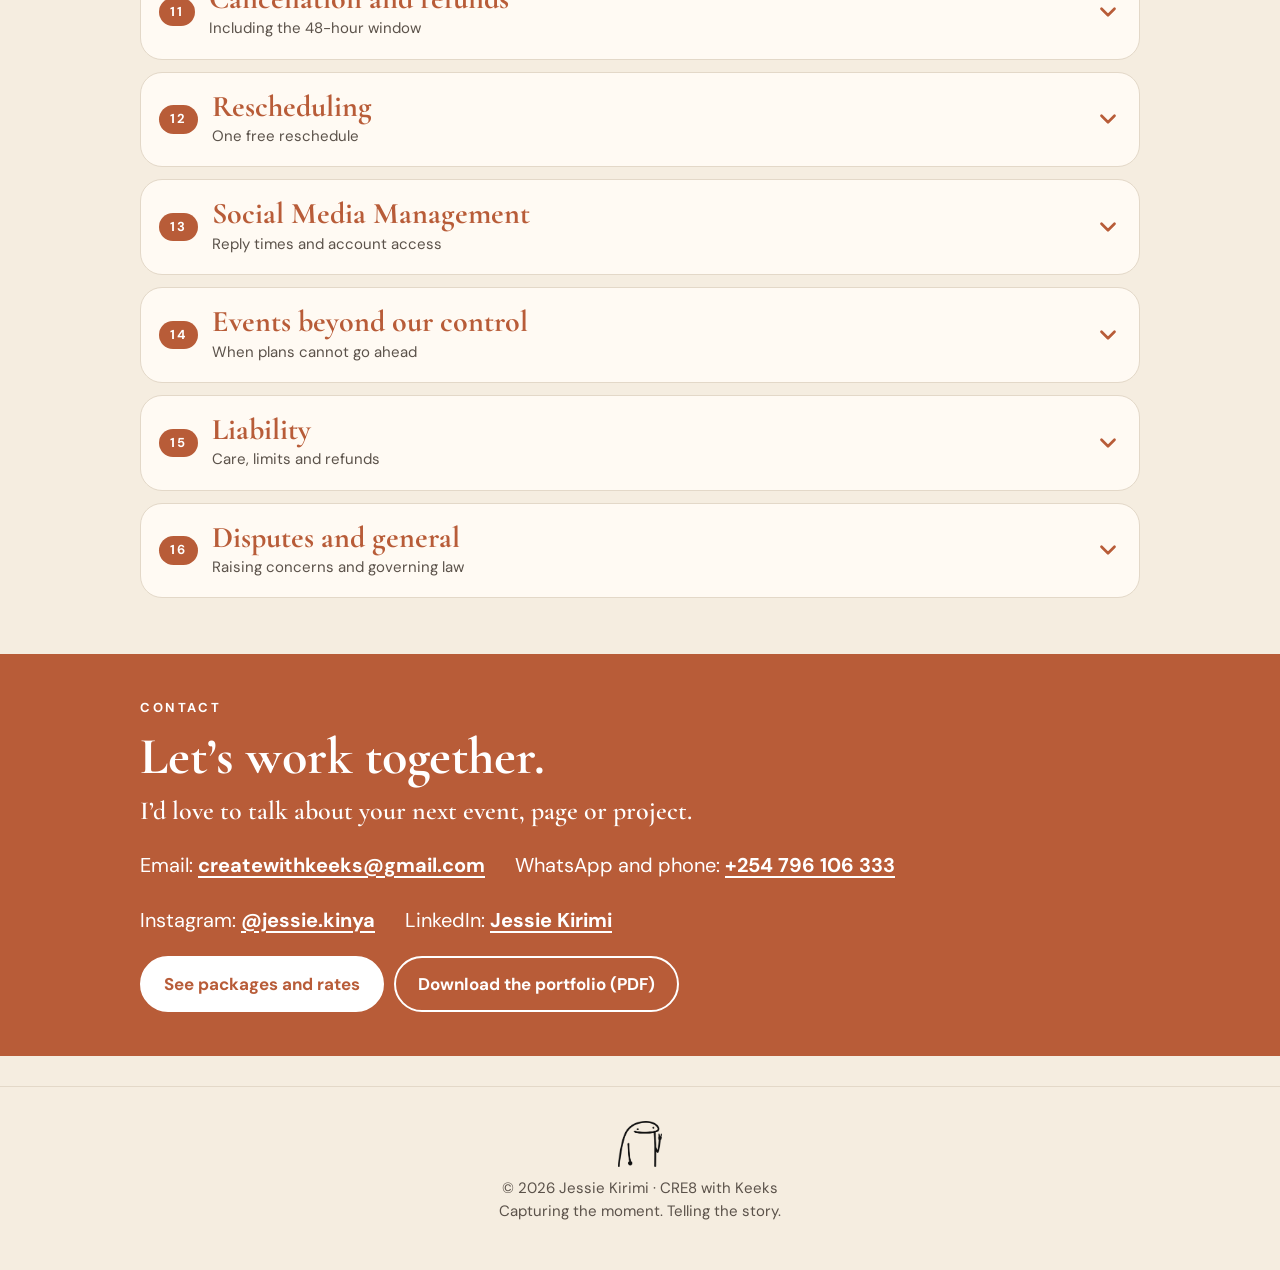
<file: terms.html>
<!doctype html>
<html lang="en"><head><meta charset="utf-8">
<meta name="viewport" content="width=device-width, initial-scale=1, viewport-fit=cover">
<title>Policies and terms | CRE8 with Keeks</title>
<meta name="description" content="Policies and terms and conditions for CRE8 with Keeks: booking, payment, delivery, revisions, usage rights, cancellation and more.">
<meta property="og:title" content="Policies and terms | CRE8 with Keeks"><meta property="og:description" content="Policies and terms and conditions for CRE8 with Keeks.">
<link rel="icon" href="[data-uri]">
<link rel="preconnect" href="https://fonts.googleapis.com"><link rel="preconnect" href="https://fonts.gstatic.com" crossorigin>
<link href="https://fonts.googleapis.com/css2?family=Cormorant+Garamond:ital,wght@0,600;0,700;1,500&family=DM+Sans:wght@400;500;700&display=swap" rel="stylesheet">
<link rel="stylesheet" href="style.css">
</head><body><a class="skip" href="#main">Skip to content</a>
<nav class="nav" aria-label="Main"><div class="wrap"><a class="brand" href="index.html" aria-label="CRE8 with Keeks, home"><picture><source media="(prefers-color-scheme: dark)" srcset="[data-uri]"><img src="[data-uri]" alt="CRE8 with Keeks" width="95" height="46"></picture></a>
<ul><li><a class="l" href="index.html">Home</a></li><li><a class="l" href="index.html#work">Work</a></li><li><a class="l" href="rates.html">Rates</a></li><li><a class="l" href="terms.html">Terms</a></li><li><a class="l" href="index.html#contact">Contact</a></li></ul></div></nav>
<main id="main">
<div class="wrap page-head"><p class="eyebrow">Policies</p><h1 style="font-size:clamp(40px,7vw,72px)">Policies and terms</h1>
<p class="sub">These terms apply to every service from CRE8 with Keeks. Your package, fees, dates and any exceptions are written in your service agreement. If the two differ, the service agreement applies.</p>
<div class="btns" style="margin-top:18px"><a class="btn" href="https://wa.me/254796106333">WhatsApp Jessie</a><a class="btn alt" href="rates.html">See packages and rates</a></div></div>
<section><div class="wrap">
<div class="rtools"><span class="rnote">Version 1.2, November 2026. All amounts are in Kenya shillings (KES).</span><button class="link" id="toggleAll" type="button">Open all</button></div>
<div id="rlist"><section class="item" id="booking" data-open="false" style="padding:0"><button class="head" type="button" aria-expanded="false" aria-controls="booking-panel"><span class="rn">01</span><span class="rt"><b>Booking</b><span>When a booking is confirmed</span></span><svg class="chev" viewBox="0 0 24 24" fill="none" stroke="currentColor" stroke-width="2.5" stroke-linecap="round" stroke-linejoin="round" aria-hidden="true"><path d="M6 9l6 6 6-6"/></svg></button><div class="panel" id="booking-panel" role="region" aria-label="Booking"><div><div class="rbody"><ul><li>An enquiry does not reserve a date. A booking is confirmed when the service agreement is signed and CRE8 has received the deposit or first payment due.</li><li>Any change to scope, date, location or price must be agreed in writing.</li></ul></div></div></div></section><section class="item" id="payment" data-open="false" style="padding:0"><button class="head" type="button" aria-expanded="false" aria-controls="payment-panel"><span class="rn">02</span><span class="rt"><b>Payment</b><span>Deposit, balance and extras</span></span><svg class="chev" viewBox="0 0 24 24" fill="none" stroke="currentColor" stroke-width="2.5" stroke-linecap="round" stroke-linejoin="round" aria-hidden="true"><path d="M6 9l6 6 6-6"/></svg></button><div class="panel" id="payment-panel" role="region" aria-label="Payment"><div><div class="rbody"><ul><li>Fees are in Kenya shillings (KES). Event packages: a 50% deposit confirms the booking, and the 50% balance is due at least 48 hours before event-day coverage starts.</li><li>If payment is late, CRE8 may pause work and hold back files until paid. If the balance is unpaid when coverage is due to start, CRE8 may decline to attend and section 11 applies.</li><li>Social Media Management: the monthly fee is paid in advance, with a three-month initial term and 30 days’ written notice after that.</li><li>Extras (overtime, extra revisions, approved expenses) are invoiced separately and due within 7 days of the invoice date.</li></ul></div></div></div></section><section class="item" id="lead-times" data-open="false" style="padding:0"><button class="head" type="button" aria-expanded="false" aria-controls="lead-times-panel"><span class="rn">03</span><span class="rt"><b>Lead times</b><span>How early to book</span></span><svg class="chev" viewBox="0 0 24 24" fill="none" stroke="currentColor" stroke-width="2.5" stroke-linecap="round" stroke-linejoin="round" aria-hidden="true"><path d="M6 9l6 6 6-6"/></svg></button><div class="panel" id="lead-times-panel" role="region" aria-label="Lead times"><div><div class="rbody"><ul><li>Moment and Lovebirds: book at least 5 calendar days before the event. Journey: book at least 14 calendar days before the public announcement; the six-week marketing period starts on the announcement.</li><li>Shorter notice is accepted only if CRE8 is available, and the scope may be adjusted.</li></ul></div></div></div></section><section class="item" id="transport-and-larger-events" data-open="false" style="padding:0"><button class="head" type="button" aria-expanded="false" aria-controls="transport-and-larger-events-panel"><span class="rn">04</span><span class="rt"><b>Transport and larger events</b><span>Quoted separately every time</span></span><svg class="chev" viewBox="0 0 24 24" fill="none" stroke="currentColor" stroke-width="2.5" stroke-linecap="round" stroke-linejoin="round" aria-hidden="true"><path d="M6 9l6 6 6-6"/></svg></button><div class="panel" id="transport-and-larger-events-panel" role="region" aria-label="Transport and larger events"><div><div class="rbody"><ul><li>Transport is not included in any package. It is quoted separately for every booking and agreed before confirmation.</li><li>For events with more than 500 guests, CRE8 will contract a second person, quoted separately.</li></ul></div></div></div></section><section class="item" id="coverage-hours-and-overtime" data-open="false" style="padding:0"><button class="head" type="button" aria-expanded="false" aria-controls="coverage-hours-and-overtime-panel"><span class="rn">05</span><span class="rt"><b>Coverage hours and overtime</b><span>Included hours and extra time</span></span><svg class="chev" viewBox="0 0 24 24" fill="none" stroke="currentColor" stroke-width="2.5" stroke-linecap="round" stroke-linejoin="round" aria-hidden="true"><path d="M6 9l6 6 6-6"/></svg></button><div class="panel" id="coverage-hours-and-overtime-panel" role="region" aria-label="Coverage hours and overtime"><div><div class="rbody"><ul><li>Included hours are stated in the package. They start at the agreed time and run continuously, so late starts and breaks count.</li><li>Extra coverage is KES 2,500 per hour, in 30-minute blocks, and must be approved by the client’s contact person before it begins.</li></ul></div></div></div></section><section class="item" id="delivery" data-open="false" style="padding:0"><button class="head" type="button" aria-expanded="false" aria-controls="delivery-panel"><span class="rn">06</span><span class="rt"><b>Delivery</b><span>Raw footage and edited reels</span></span><svg class="chev" viewBox="0 0 24 24" fill="none" stroke="currentColor" stroke-width="2.5" stroke-linecap="round" stroke-linejoin="round" aria-hidden="true"><path d="M6 9l6 6 6-6"/></svg></button><div class="panel" id="delivery-panel" role="region" aria-label="Delivery"><div><div class="rbody"><ul><li>Raw footage is delivered by link within 48 hours after each shoot or event, as recorded and unedited. Edited reels are delivered on the dates in the service agreement.</li><li>Dates move if the client is late with feedback, materials or access.</li></ul></div></div></div></section><section class="item" id="revisions" data-open="false" style="padding:0"><button class="head" type="button" aria-expanded="false" aria-controls="revisions-panel"><span class="rn">07</span><span class="rt"><b>Revisions</b><span>Two rounds of minor changes</span></span><svg class="chev" viewBox="0 0 24 24" fill="none" stroke="currentColor" stroke-width="2.5" stroke-linecap="round" stroke-linejoin="round" aria-hidden="true"><path d="M6 9l6 6 6-6"/></svg></button><div class="panel" id="revisions-panel" role="region" aria-label="Revisions"><div><div class="rbody"><ul><li>Edited reels include two rounds of revisions, minor or major. Each round is one consolidated list of changes, sent within 3 calendar days of delivery. After that, the content is treated as approved.</li><li>Further rounds after the second are charged at KES 500 per reel, per round. The client checks names, dates and facts before approving.</li></ul></div></div></div></section><section class="item" id="client-responsibilities" data-open="false" style="padding:0"><button class="head" type="button" aria-expanded="false" aria-controls="client-responsibilities-panel"><span class="rn">08</span><span class="rt"><b>Client responsibilities</b><span>What I need from you</span></span><svg class="chev" viewBox="0 0 24 24" fill="none" stroke="currentColor" stroke-width="2.5" stroke-linecap="round" stroke-linejoin="round" aria-hidden="true"><path d="M6 9l6 6 6-6"/></svg></button><div class="panel" id="client-responsibilities-panel" role="region" aria-label="Client responsibilities"><div><div class="rbody"><ul><li>Provide accurate information, brand materials and timely approvals, and appoint one contact person to make decisions.</li><li>Tell CRE8 before the shoot about filming restrictions and people who should not be filmed. Unless the agreement says otherwise, the client obtains consent from identifiable guests, performers and children.</li><li>CRE8 uses personal information only to deliver the services and for portfolio use, in line with Kenya’s Data Protection Act, 2019.</li></ul></div></div></div></section><section class="item" id="usage-rights-and-portfolio" data-open="false" style="padding:0"><button class="head" type="button" aria-expanded="false" aria-controls="usage-rights-and-portfolio-panel"><span class="rn">09</span><span class="rt"><b>Usage rights and portfolio</b><span>How you and I can use the content</span></span><svg class="chev" viewBox="0 0 24 24" fill="none" stroke="currentColor" stroke-width="2.5" stroke-linecap="round" stroke-linejoin="round" aria-hidden="true"><path d="M6 9l6 6 6-6"/></svg></button><div class="panel" id="usage-rights-and-portfolio-panel" role="region" aria-label="Usage rights and portfolio"><div><div class="rbody"><ul><li>Once all amounts are paid, the client may use the delivered footage and reels for business, marketing and advertising on any platform. The right is non-exclusive. Copyright is not transferred.</li><li>CRE8 may feature the completed work in its portfolio and tag the client, unless the client asks otherwise in writing before the event or before final delivery.</li></ul></div></div></div></section><section class="item" id="files" data-open="false" style="padding:0"><button class="head" type="button" aria-expanded="false" aria-controls="files-panel"><span class="rn">10</span><span class="rt"><b>Files</b><span>Stored for 30 days</span></span><svg class="chev" viewBox="0 0 24 24" fill="none" stroke="currentColor" stroke-width="2.5" stroke-linecap="round" stroke-linejoin="round" aria-hidden="true"><path d="M6 9l6 6 6-6"/></svg></button><div class="panel" id="files-panel" role="region" aria-label="Files"><div><div class="rbody"><ul><li>CRE8 keeps delivered files for 30 days. The client must download and back them up within that time. Later retrieval is subject to availability and a fee.</li></ul></div></div></div></section><section class="item" id="cancellation-and-refunds" data-open="false" style="padding:0"><button class="head" type="button" aria-expanded="false" aria-controls="cancellation-and-refunds-panel"><span class="rn">11</span><span class="rt"><b>Cancellation and refunds</b><span>Including the 48-hour window</span></span><svg class="chev" viewBox="0 0 24 24" fill="none" stroke="currentColor" stroke-width="2.5" stroke-linecap="round" stroke-linejoin="round" aria-hidden="true"><path d="M6 9l6 6 6-6"/></svg></button><div class="panel" id="cancellation-and-refunds-panel" role="region" aria-label="Cancellation and refunds"><div><div class="rbody"><ul><li>Cancellation is by written notice (email or WhatsApp). More than 48 hours before coverage starts, CRE8 may deduct non-refundable expenses and the value of work already done, sends an itemised breakdown within 7 days, and refunds the rest within 14 days. There is no fixed penalty.</li><li>Less than 48 hours before coverage starts, CRE8 may keep an amount equal to the deposit and refunds the rest within 14 days.</li><li>If CRE8 cannot deliver a confirmed booking, the client may choose a new date or a full refund.</li></ul></div></div></div></section><section class="item" id="rescheduling" data-open="false" style="padding:0"><button class="head" type="button" aria-expanded="false" aria-controls="rescheduling-panel"><span class="rn">12</span><span class="rt"><b>Rescheduling</b><span>One free reschedule</span></span><svg class="chev" viewBox="0 0 24 24" fill="none" stroke="currentColor" stroke-width="2.5" stroke-linecap="round" stroke-linejoin="round" aria-hidden="true"><path d="M6 9l6 6 6-6"/></svg></button><div class="panel" id="rescheduling-panel" role="region" aria-label="Rescheduling"><div><div class="rbody"><ul><li>One free reschedule per booking if requested at least 72 hours before the event, to a date within 90 days of the original, subject to availability. Otherwise section 11 applies.</li><li>Later requests are at CRE8’s discretion, and any extra costs are agreed first.</li></ul></div></div></div></section><section class="item" id="social-media-management" data-open="false" style="padding:0"><button class="head" type="button" aria-expanded="false" aria-controls="social-media-management-panel"><span class="rn">13</span><span class="rt"><b>Social Media Management</b><span>Reply times and account access</span></span><svg class="chev" viewBox="0 0 24 24" fill="none" stroke="currentColor" stroke-width="2.5" stroke-linecap="round" stroke-linejoin="round" aria-hidden="true"><path d="M6 9l6 6 6-6"/></svg></button><div class="panel" id="social-media-management-panel" role="region" aria-label="Social Media Management"><div><div class="rbody"><ul><li>CRE8 replies to comments and order enquiries within 24 hours. Support hours are Monday to Friday, 8am to 6pm, and Saturday, 8am to 1pm.</li><li>Complaints, and anything that needs a business decision, are passed to the client.</li><li>Stories are counted by frame and come on top of the monthly posts. Reels count as part of the monthly posts.</li><li>Unused posts and Stories do not carry over to the next month.</li><li>CRE8 works through business access (Meta Business Suite and TikTok), so the client does not need to share passwords.</li></ul></div></div></div></section><section class="item" id="events-beyond-our-control" data-open="false" style="padding:0"><button class="head" type="button" aria-expanded="false" aria-controls="events-beyond-our-control-panel"><span class="rn">14</span><span class="rt"><b>Events beyond our control</b><span>When plans cannot go ahead</span></span><svg class="chev" viewBox="0 0 24 24" fill="none" stroke="currentColor" stroke-width="2.5" stroke-linecap="round" stroke-linejoin="round" aria-hidden="true"><path d="M6 9l6 6 6-6"/></svg></button><div class="panel" id="events-beyond-our-control-panel" role="region" aria-label="Events beyond our control"><div><div class="rbody"><ul><li>Neither party is in breach where performance is prevented by events beyond its reasonable control, such as serious illness, severe weather or government restrictions. Late payment is not such an event. The parties will agree a new date or a fair outcome in good faith.</li></ul></div></div></div></section><section class="item" id="liability" data-open="false" style="padding:0"><button class="head" type="button" aria-expanded="false" aria-controls="liability-panel"><span class="rn">15</span><span class="rt"><b>Liability</b><span>Care, limits and refunds</span></span><svg class="chev" viewBox="0 0 24 24" fill="none" stroke="currentColor" stroke-width="2.5" stroke-linecap="round" stroke-linejoin="round" aria-hidden="true"><path d="M6 9l6 6 6-6"/></svg></button><div class="panel" id="liability-panel" role="region" aria-label="Liability"><div><div class="rbody"><ul><li>CRE8 will use reasonable care and skill. If agreed content cannot be delivered because of equipment failure or lost files, CRE8 refunds the fee for the affected deliverables.</li><li>CRE8’s total liability for a booking is limited to the fees paid for it, and excludes indirect losses such as lost sales. This does not limit liability that cannot lawfully be limited.</li></ul></div></div></div></section><section class="item" id="disputes-and-general" data-open="false" style="padding:0"><button class="head" type="button" aria-expanded="false" aria-controls="disputes-and-general-panel"><span class="rn">16</span><span class="rt"><b>Disputes and general</b><span>Raising concerns and governing law</span></span><svg class="chev" viewBox="0 0 24 24" fill="none" stroke="currentColor" stroke-width="2.5" stroke-linecap="round" stroke-linejoin="round" aria-hidden="true"><path d="M6 9l6 6 6-6"/></svg></button><div class="panel" id="disputes-and-general-panel" role="region" aria-label="Disputes and general"><div><div class="rbody"><ul><li>Raise concerns in writing within 7 days of delivery. The parties will first try to resolve any dispute by discussion for up to 14 days, then may pursue remedies under Kenyan law. These terms are governed by the laws of Kenya.</li><li>Changes must be agreed in writing. CRE8 may use a trusted assistant and remains responsible for the work.</li></ul></div></div></div></section></div>
</div></section>
<script>
const list=document.getElementById('rlist'),tg=document.getElementById('toggleAll');
function setOpen(el,o){el.dataset.open=o?'true':'false';el.querySelector('.head').setAttribute('aria-expanded',o?'true':'false');sync();}
function sync(){tg.textContent=[...list.children].every(i=>i.dataset.open==='true')?'Close all':'Open all';}
[...list.children].forEach(el=>el.querySelector('.head').addEventListener('click',()=>setOpen(el,el.dataset.open!=='true')));
tg.addEventListener('click',()=>{const o=tg.textContent==='Open all';[...list.children].forEach(i=>setOpen(i,o));});
if(location.hash){const t=document.getElementById(location.hash.slice(1));if(t&&t.classList.contains('item'))setOpen(t,true);}
</script>
<section class="band" id="contact"><div class="wrap">
<p class="eyebrow">Contact</p><h2>Let’s work together.</h2>
<p class="lead" style="color:inherit;font-size:26px;font-weight:600;margin-top:12px">I’d love to talk about your next event, page or project.</p>
<div class="contact"><span>Email: <a href="mailto:createwithkeeks@gmail.com">createwithkeeks@gmail.com</a></span>
<span>WhatsApp and phone: <a href="https://wa.me/254796106333">+254 796 106 333</a></span>
<span>Instagram: <a href="https://www.instagram.com/jessie.kinya/">@jessie.kinya</a></span>
<span>LinkedIn: <a href="https://www.linkedin.com/in/jessie-kirimi-a091b83a9">Jessie Kirimi</a></span></div>
<div class="btns" style="margin-top:14px"><a class="btn" href="rates.html">See packages and rates</a><a class="btn alt" href="Jessie_Kirimi_Portfolio.pdf" download>Download the portfolio (PDF)</a></div>
</div></section></main>
<footer><div class="wrap"><img class="inv" src="[data-uri]" alt="CRE8 with Keeks stick figure logo">
<div>&copy; 2026 Jessie Kirimi &middot; CRE8 with Keeks</div><div>Capturing the moment. Telling the story.</div></div></footer>
</body></html>
</file>
<file: style.css>
:root { --bg:#F5EDE0; --card:#FFFAF3; --alt:#F8F1E6; --sand:#E8DFD1; --ink:#2B2B2B; --muted:#5b524a; --terra:#B85C38; --terra-ink:#FFFFFF; --sage:#9CAF88; --sage-ink:#1f2a17; --line:#E3D8C8;
  --serif:'Cormorant Garamond', Georgia, serif; --sans:'DM Sans', system-ui, -apple-system, 'Segoe UI', sans-serif; box-sizing:border-box; padding-top:env(safe-area-inset-top,0px); }
@media (prefers-color-scheme: dark) { :root { --bg:#1E1915; --card:#2A231D; --alt:#241E19; --sand:#3A3027; --ink:#F3EBDD; --muted:#CFC3B2; --terra:#E58F66; --terra-ink:#1E1915; --sage:#8FA37B; --sage-ink:#141b0f; --line:#3d332a; } .inv { filter:invert(1); } }
* { box-sizing:border-box; }
html { scroll-behavior:smooth; scroll-padding-top:80px; }
body { margin:0; background:var(--bg); color:var(--ink); font-family:var(--sans); font-size:18px; line-height:1.55; -webkit-text-size-adjust:100%; }
a { color:var(--terra); }
img { max-width:100%; height:auto; display:block; }
.wrap { max-width:1040px; margin:0 auto; padding:0 20px; }
.skip { position:absolute; left:-999px; } .skip:focus { left:12px; top:12px; background:var(--card); padding:8px 12px; z-index:10; }
.nav { position:sticky; top:0; z-index:5; background:color-mix(in srgb, var(--bg) 92%, transparent); backdrop-filter:blur(8px); border-bottom:1px solid var(--line); }
.nav .wrap { display:flex; align-items:center; justify-content:space-between; gap:14px; padding-top:10px; padding-bottom:10px; }
.brand { display:flex; align-items:center; gap:10px; text-decoration:none; color:var(--ink); font-weight:700; }
.brand img { height:46px; width:auto; }
.nav ul { display:flex; gap:6px 18px; list-style:none; margin:0; padding:0; flex-wrap:wrap; justify-content:flex-end; }
.nav a.l { text-decoration:none; color:var(--ink); font-weight:500; font-size:16px; padding:6px 2px; }
.nav a.l:hover { color:var(--terra); }
@media (max-width:520px) { .nav .wrap { gap:8px; } .brand img { height:38px; } .nav ul { gap:4px 11px; flex-wrap:nowrap; } .nav a.l { font-size:14.5px; } }
h1,h2,h3 { font-family:var(--serif); color:var(--terra); line-height:1.05; margin:0; }
h1 { font-size:clamp(46px,9vw,88px); font-weight:700; }
h2 { font-size:clamp(34px,6vw,52px); font-weight:700; }
h3 { font-size:28px; font-weight:700; }
.eyebrow { font-size:13px; font-weight:700; letter-spacing:.2em; text-transform:uppercase; margin:0 0 12px; }
.hero { padding:46px 0 36px; }
.hero .grid { display:grid; grid-template-columns:1.1fr .9fr; gap:34px; align-items:center; }
.hero .role { font-size:clamp(20px,3.2vw,28px); font-weight:700; margin:18px 0 0; }
.tag { font-family:var(--serif); font-style:italic; font-size:clamp(26px,4.4vw,38px); color:var(--terra); margin:18px 0 22px; line-height:1.15; }
.photo { border-radius:22px; overflow:hidden; border:1px solid var(--line); background:var(--sand); }
.btns { display:flex; flex-wrap:wrap; gap:10px; }
.btn { display:inline-block; text-decoration:none; font-weight:700; border-radius:999px; padding:13px 22px; background:var(--terra); color:var(--terra-ink); border:2px solid var(--terra); font-size:17px; }
.btn.alt { background:transparent; color:var(--terra); }
.btn:focus-visible, a:focus-visible { outline:3px solid var(--terra); outline-offset:3px; }
section { padding:44px 0; }
.lead { font-family:var(--serif); font-size:clamp(28px,5vw,40px); font-weight:700; color:var(--terra); line-height:1.1; margin:0 0 14px; }
.about { display:grid; grid-template-columns:.8fr 1.2fr; gap:34px; align-items:center; }
.cards { display:grid; grid-template-columns:repeat(auto-fit,minmax(240px,1fr)); gap:16px; margin-top:22px; }
.card { background:var(--card); border:1px solid var(--line); border-radius:22px; padding:22px; }
.card h3 { margin-bottom:8px; }
.card ul { margin:0; padding-left:20px; } .card li { margin:3px 0; }
.work { display:grid; grid-template-columns:repeat(auto-fit,minmax(280px,1fr)); gap:18px; margin-top:22px; }
.proj { display:flex; flex-direction:column; background:var(--card); border:1px solid var(--line); border-radius:24px; padding:26px; text-decoration:none; color:var(--ink); transition:transform .2s ease; }
.proj:hover { transform:translateY(-3px); }
.proj .k { font-size:13px; font-weight:700; letter-spacing:.16em; text-transform:uppercase; color:var(--terra); }
.proj h3 { margin:6px 0 10px; font-size:34px; }
.proj .fact { margin-top:auto; padding-top:14px; font-weight:700; color:var(--terra); }
.proj p { margin:0 0 8px; }
.chips { display:flex; flex-wrap:wrap; gap:8px; margin-top:14px; }
.chip { background:var(--sage); color:var(--sage-ink); border-radius:999px; padding:7px 15px; font-weight:700; font-size:15px; }
.band { background:var(--terra); color:var(--terra-ink); }
.band h2, .band .lead, .band a { color:var(--terra-ink); }
.band .btn { background:var(--terra-ink); color:var(--terra); border-color:var(--terra-ink); }
.band .btn.alt { background:transparent; color:var(--terra-ink); }
.contact a { text-decoration:underline; text-underline-offset:4px; text-decoration-thickness:2px; font-weight:700; display:inline-block; padding:6px 0; }
.contact a:hover, .contact a:focus-visible { text-decoration-thickness:4px; }
.contact { display:flex; flex-wrap:wrap; gap:12px 30px; margin:18px 0 6px; font-size:20px; }
.page-head { padding:40px 20px 10px; }
.page-head p.sub { font-size:20px; margin:12px 0 0; color:var(--muted); }
.cs h2 { margin-bottom:12px; }
.cs p { max-width:70ch; }
.stats { display:grid; grid-template-columns:repeat(auto-fit,minmax(200px,1fr)); gap:14px; margin:18px 0; }
.stat { background:var(--card); border:1px solid var(--line); border-radius:20px; padding:18px 20px; }
.stat b { display:block; font-family:var(--serif); font-size:40px; line-height:1; color:var(--terra); }
.stat span { display:block; margin-top:6px; font-size:16px; color:var(--ink); }
.note { font-size:15px; color:var(--muted); max-width:70ch; }
.tl { display:grid; grid-template-columns:repeat(auto-fit,minmax(230px,1fr)); gap:14px; margin:18px 0; }
.tl .step { background:var(--card); border:1px solid var(--line); border-radius:20px; padding:20px; border-top:6px solid var(--sage); }
.tl .step b { display:block; font-family:var(--serif); font-size:28px; color:var(--terra); }
.tablewrap { overflow-x:auto; border:1px solid var(--line); border-radius:18px; margin:16px 0; }
table { width:100%; border-collapse:collapse; font-size:17px; }
th { background:var(--sage); color:var(--sage-ink); text-align:left; padding:11px 14px; font-size:15px; }
td { padding:11px 14px; border-top:1px solid var(--line); background:var(--card); vertical-align:top; }
tr:nth-child(even) td { background:var(--alt); }
.pieces { display:grid; grid-template-columns:repeat(auto-fit,minmax(260px,1fr)); gap:16px; margin:18px 0; }
.week { display:grid; grid-template-columns:repeat(auto-fit,minmax(120px,1fr)); gap:10px; margin:16px 0; }
.week div { background:var(--card); border:1px solid var(--line); border-radius:16px; padding:14px; }
.week b { display:block; color:var(--terra); font-family:var(--serif); font-size:24px; }
.pn { display:flex; justify-content:space-between; gap:12px; flex-wrap:wrap; padding:26px 0 8px; }
footer { padding:34px 0 46px; font-size:15px; color:var(--muted); text-align:center; border-top:1px solid var(--line); margin-top:30px; }
footer img { height:46px; margin:0 auto 10px; }
@media (max-width:760px) { .hero .grid, .about { grid-template-columns:1fr; } .hero .photo { order:-1; max-width:420px; } }

.rhint { margin:22px 0 10px; font-size:15px; color:var(--muted); }
.rtools { display:flex; justify-content:space-between; align-items:center; margin:22px 0 8px; gap:12px; flex-wrap:wrap; }
.link { font:inherit; font-size:15px; font-weight:700; color:var(--terra); background:none; border:0; padding:6px 0; cursor:pointer; text-decoration:underline; }
button.chip { font:inherit; font-size:15px; font-weight:700; border:0; cursor:pointer; }
button.chip:focus-visible, .head:focus-visible, .link:focus-visible { outline:3px solid var(--terra); outline-offset:2px; }
.item { background:var(--card); border-radius:22px; margin:12px 0; border:1px solid var(--line); overflow:hidden; }
.head { all:unset; box-sizing:border-box; display:flex; width:100%; align-items:center; gap:14px; padding:18px; cursor:pointer; }
.head:focus-visible { outline:3px solid var(--terra); outline-offset:-3px; }
.rn { flex:none; font-size:13px; font-weight:700; letter-spacing:.14em; color:var(--terra-ink); background:var(--terra); border-radius:999px; padding:4px 11px; }
.rt { flex:1; min-width:0; } .rt b { display:block; font-family:var(--serif); font-size:30px; line-height:1.05; color:var(--terra); } .rt span { display:block; font-size:15px; color:var(--muted); margin-top:3px; }
.rp { text-align:right; flex:none; } .rp small { display:block; font-size:12px; color:var(--muted); text-transform:uppercase; letter-spacing:.1em; } .rp strong { font-family:var(--serif); font-size:26px; color:var(--ink); white-space:nowrap; }
.chev { flex:none; width:26px; height:26px; transition:transform .25s ease; color:var(--terra); } .item[data-open="true"] .chev { transform:rotate(180deg); }
.panel { display:grid; grid-template-rows:0fr; transition:grid-template-rows .3s ease; } .item[data-open="true"] .panel { grid-template-rows:1fr; } .panel > div { overflow:hidden; }
.rbody { padding:0 18px 20px; border-top:1px solid var(--line); }
.rbody h4 { font-family:var(--serif); font-size:26px; color:var(--terra); margin:22px 0 4px; } .rbody p { margin:10px 0; } .rbody ul { margin:8px 0; padding-left:22px; } .rbody li { margin:4px 0; }
.rbig { font-family:var(--serif); font-weight:700; font-size:46px; color:var(--terra); line-height:1; margin:18px 0 0; } .rbig small { font-family:var(--sans); font-size:18px; font-weight:500; color:var(--ink); }
.roffer { background:var(--terra); color:var(--terra-ink); border-radius:16px; padding:12px 16px; margin:14px 0; font-weight:700; }
.rtablewrap { overflow-x:auto; margin:12px 0; border-radius:16px; border:1px solid var(--line); }
.rtablewrap table { width:100%; border-collapse:collapse; font-size:16px; } .rtablewrap th { background:var(--sage); color:var(--sage-ink); text-align:left; padding:10px 12px; font-size:14px; } .rtablewrap td { padding:10px 12px; border-top:1px solid var(--line); background:var(--card); vertical-align:top; } .rtablewrap tr:nth-child(even) td { background:var(--alt); } .rtablewrap td:first-child { font-weight:700; }
.tiers { display:none; gap:12px; margin:12px 0; } .tier { background:var(--alt); border:1px solid var(--line); border-radius:18px; padding:14px 16px; }
.tier h5 { margin:0 0 6px; font-family:var(--serif); font-size:26px; color:var(--terra); } .tier dl { margin:0; } .tier dl div { display:flex; justify-content:space-between; gap:14px; padding:7px 0; border-top:1px solid var(--line); } .tier dt { font-weight:700; font-size:15px; } .tier dd { margin:0; text-align:right; font-size:15px; }
.rnote { font-size:15px; color:var(--muted); }
@media (max-width:640px) { .wide { display:none; } .tiers { display:grid; } .head { flex-wrap:wrap; row-gap:6px; } .rp { order:4; flex-basis:100%; text-align:left; padding-left:56px; display:flex; align-items:baseline; gap:8px; } .rp small { display:inline; } .rbody { padding:0 14px 18px; } }
@media (prefers-reduced-motion: reduce) { .panel, .chev { transition:none; } }

img.reel { border-radius:14px; margin-bottom:12px; aspect-ratio:9/16; object-fit:cover; width:100%; }
</file>
